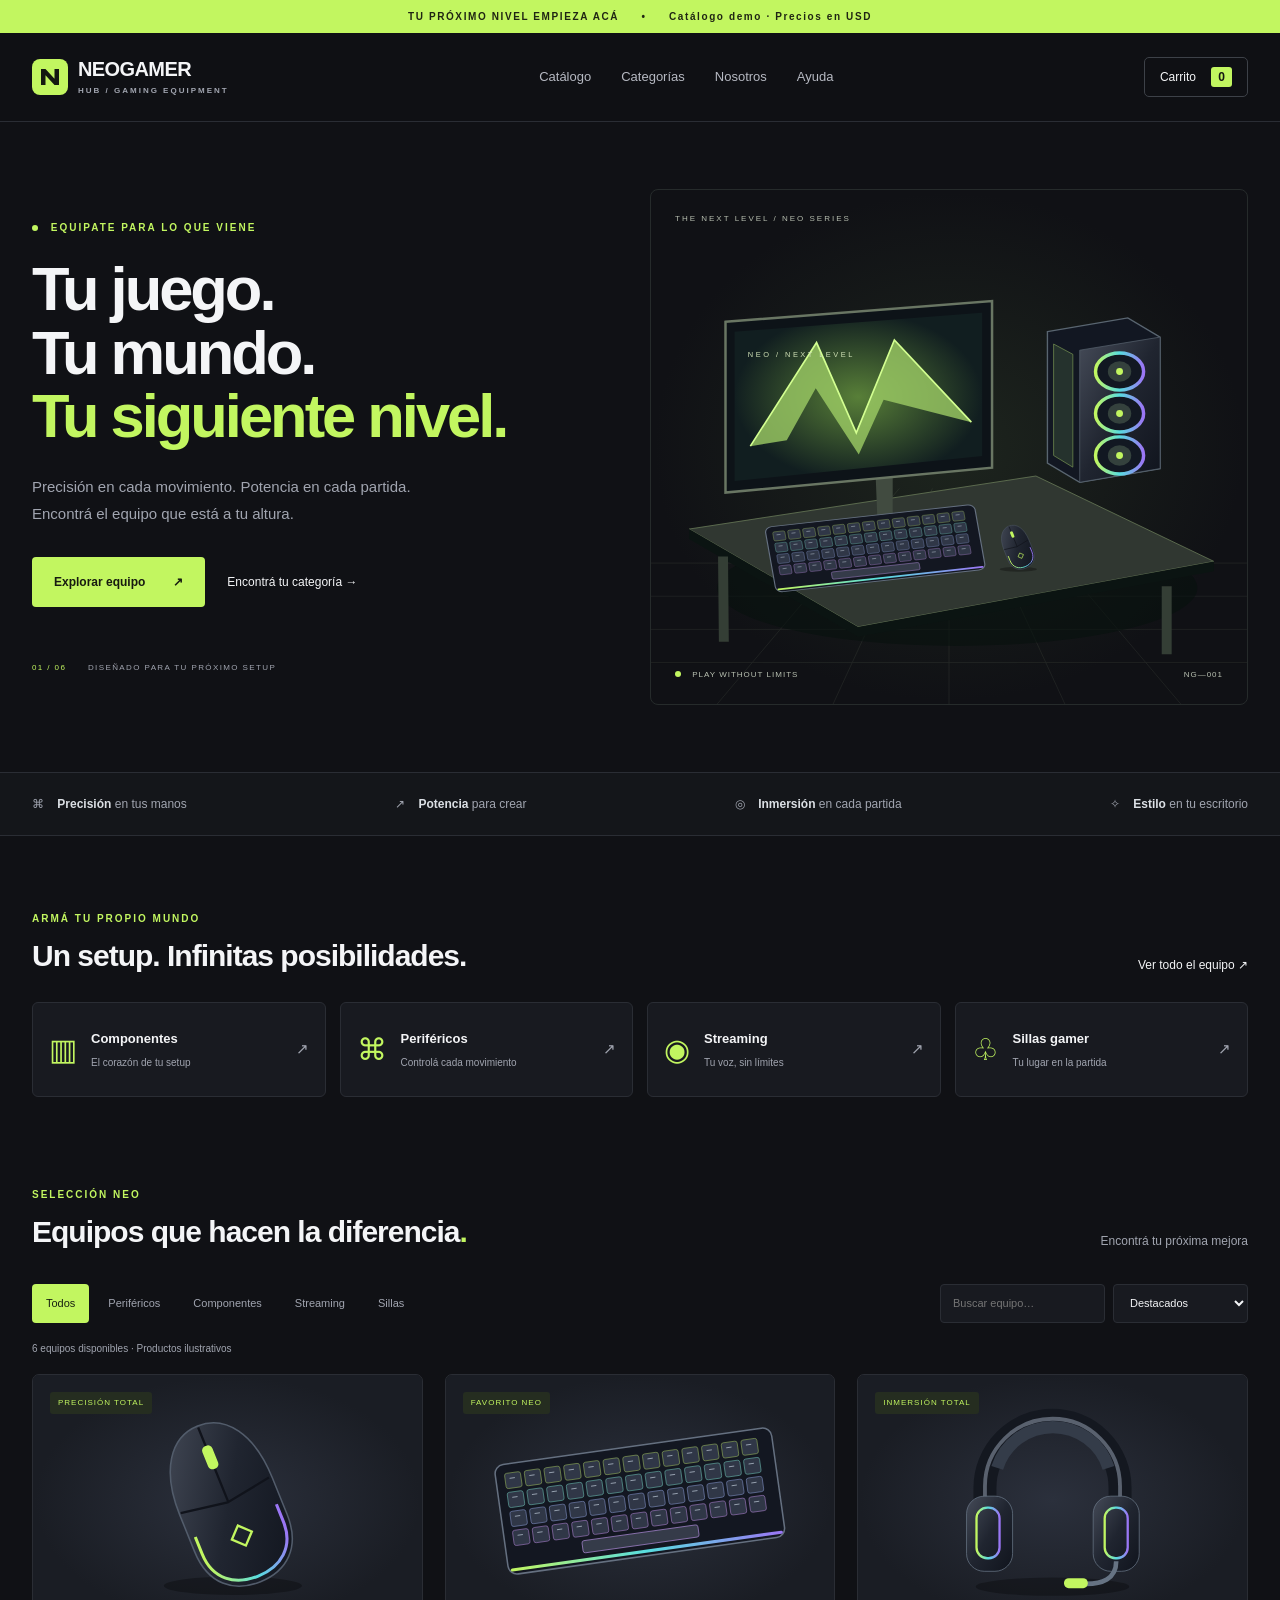
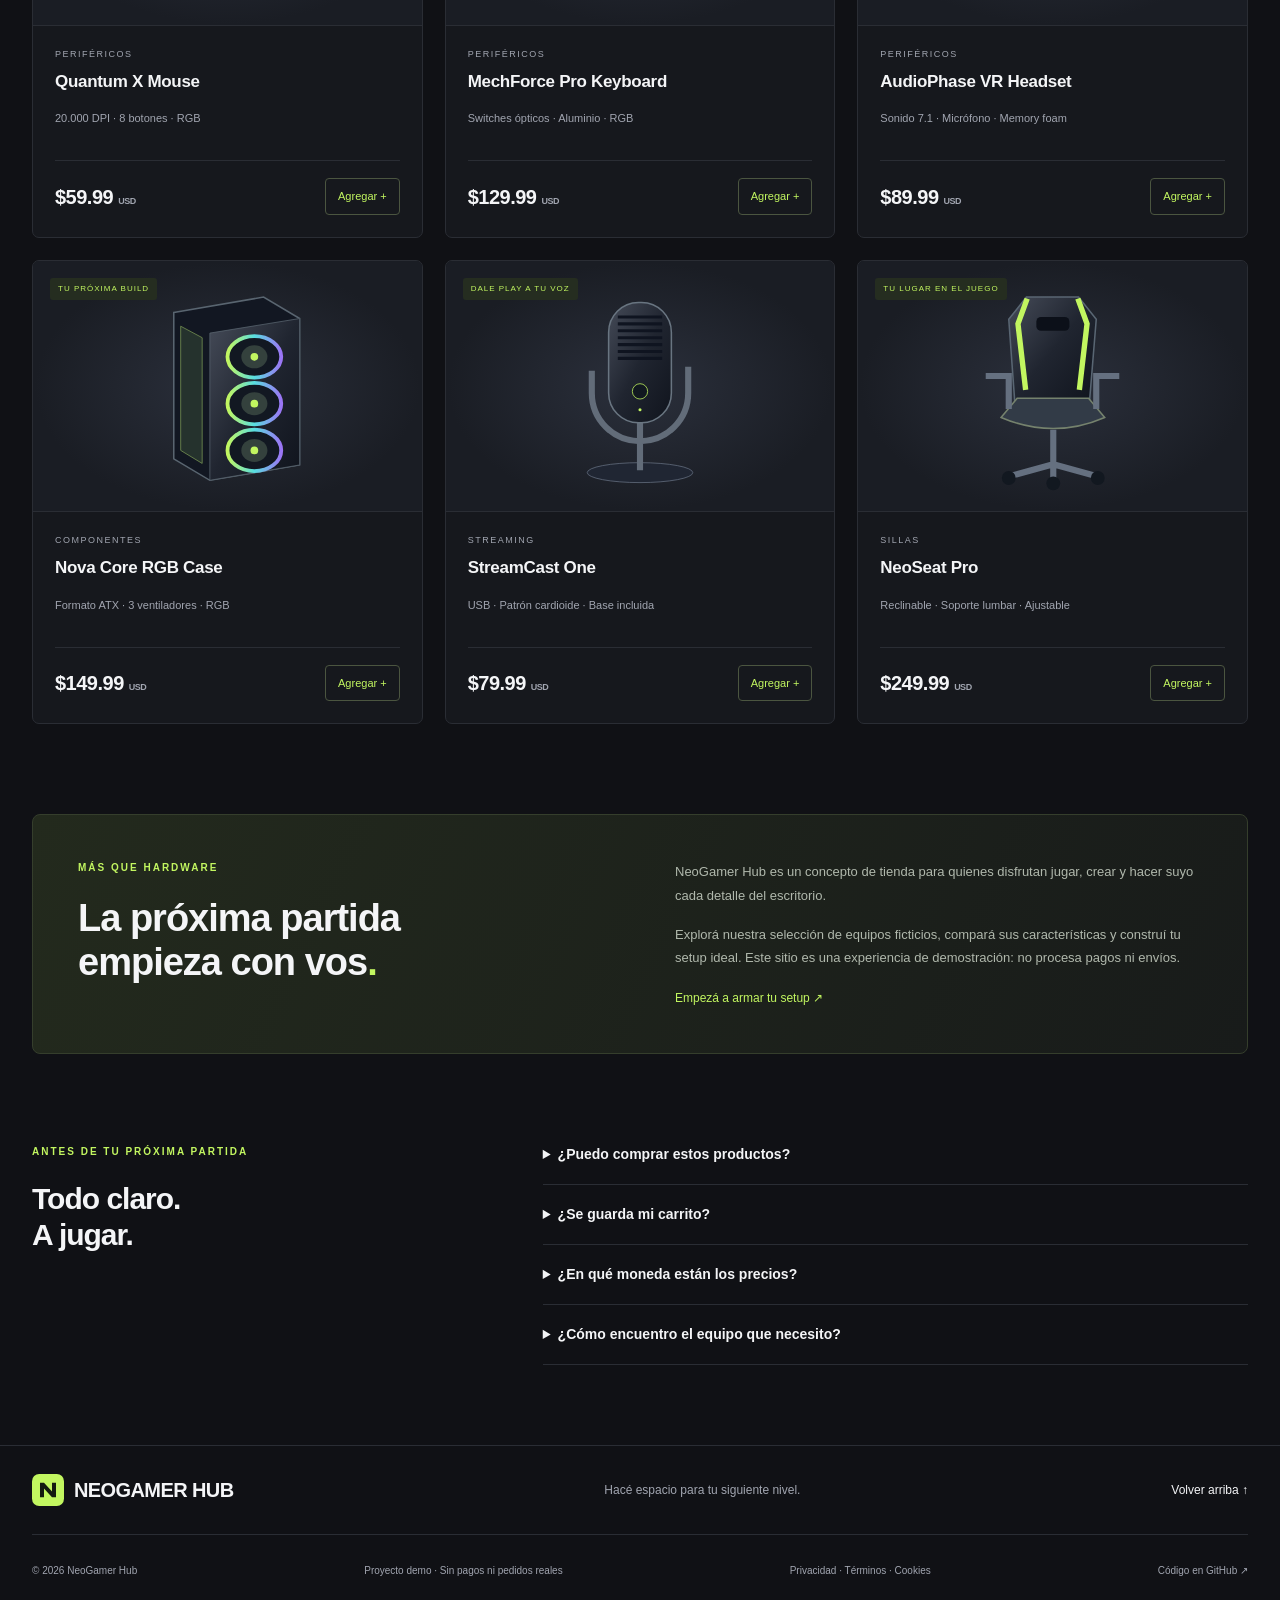
<file: index.html>
<!doctype html>
<html lang="es">
<head>
  <meta charset="utf-8">
  <meta name="viewport" content="width=device-width, initial-scale=1">
  <meta name="theme-color" content="#101115">
  <meta name="description" content="NeoGamer Hub: explorá equipos, periféricos y accesorios para tu próximo setup. Catálogo interactivo de demostración.">
  <title>NeoGamer Hub — Tu siguiente nivel</title>
  <link rel="icon" href="assets/mark.svg" type="image/svg+xml">
  <link rel="stylesheet" href="assets/bootstrap.min.css">
  <link rel="stylesheet" href="assets/styles.css">
  <script src="assets/app.js" defer></script>
</head>
<body>
<a class="skip-link" href="#main">Saltar al contenido</a>
<div class="announcement">TU PRÓXIMO NIVEL EMPIEZA ACÁ <span>•</span> Catálogo demo · Precios en USD</div>
<header class="site-header">
  <nav class="container nav-shell" aria-label="Navegación principal">
    <a class="brand" href="#home"><img src="assets/mark.svg" width="36" height="36" alt=""><span>NEOGAMER<span class="brand-sub">HUB / GAMING EQUIPMENT</span></span></a>
    <button class="menu-toggle" aria-expanded="false" aria-controls="navigation" aria-label="Abrir menú">☰</button>
    <div id="navigation" class="nav-links"><a href="#featured">Catálogo</a><a href="#categories">Categorías</a><a href="#about">Nosotros</a><a href="#faq">Ayuda</a></div>
    <button class="cart-trigger" id="open-cart" aria-label="Abrir carrito">Carrito <span id="cart-count">0</span></button>
  </nav>
</header>
<main id="main">
<section id="home" class="hero container">
  <div class="hero-copy"><p class="eyebrow"><span class="live-dot"></span> EQUIPATE PARA LO QUE VIENE</p><h1>Tu juego.<br>Tu mundo.<br><span>Tu siguiente nivel.</span></h1><p class="hero-description">Precisión en cada movimiento. Potencia en cada partida. Encontrá el equipo que está a tu altura.</p><a class="button primary" href="#featured">Explorar equipo <span>↗</span></a><a class="text-link" href="#categories">Encontrá tu categoría →</a><div class="hero-footnote"><span>01 / 06</span> DISEÑADO PARA TU PRÓXIMO SETUP</div></div>
  <div class="hero-visual"><span class="visual-label">THE NEXT LEVEL / NEO SERIES</span><img src="assets/setup.svg" alt="Ilustración de un setup gamer con monitor, torre RGB y teclado" width="720" height="620"><div class="visual-caption"><span><span class="live-dot"></span> PLAY WITHOUT LIMITS</span><span>NG—001</span></div></div>
</section>
<div class="feature-strip"><div class="container"><span>⌘ <b>Precisión</b> en tus manos</span><span>↗ <b>Potencia</b> para crear</span><span>◎ <b>Inmersión</b> en cada partida</span><span>✧ <b>Estilo</b> en tu escritorio</span></div></div>
<section id="categories" class="container section-space"><div class="section-heading"><div><p class="eyebrow">ARMÁ TU PROPIO MUNDO</p><h2>Un setup. Infinitas posibilidades.</h2></div><a href="#featured" class="text-link">Ver todo el equipo ↗</a></div><div class="category-grid">
<button class="category" data-category="Componentes"><span class="category-icon">▥</span><span><strong>Componentes</strong><small>El corazón de tu setup</small></span><span>↗</span></button>
<button class="category" data-category="Periféricos"><span class="category-icon">⌘</span><span><strong>Periféricos</strong><small>Controlá cada movimiento</small></span><span>↗</span></button>
<button class="category" data-category="Streaming"><span class="category-icon">◉</span><span><strong>Streaming</strong><small>Tu voz, sin límites</small></span><span>↗</span></button>
<button class="category" data-category="Sillas"><span class="category-icon">♧</span><span><strong>Sillas gamer</strong><small>Tu lugar en la partida</small></span><span>↗</span></button>
</div></section>
<section id="featured" class="container section-space catalog"><div class="section-heading"><div><p class="eyebrow">SELECCIÓN NEO</p><h2>Equipos que hacen la diferencia<span class="lime">.</span></h2></div><span class="muted">Encontrá tu próxima mejora</span></div>
<div class="catalog-tools"><div class="filters" role="group" aria-label="Filtrar categoría"><button class="filter active" data-filter="Todos" aria-pressed="true">Todos</button><button class="filter" data-filter="Periféricos" aria-pressed="false">Periféricos</button><button class="filter" data-filter="Componentes" aria-pressed="false">Componentes</button><button class="filter" data-filter="Streaming" aria-pressed="false">Streaming</button><button class="filter" data-filter="Sillas" aria-pressed="false">Sillas</button></div><div class="search-sort"><label class="visually-hidden" for="search">Buscar productos</label><input id="search" type="search" placeholder="Buscar equipo…"><label class="visually-hidden" for="sort">Ordenar productos</label><select id="sort"><option value="featured">Destacados</option><option value="asc">Menor precio</option><option value="desc">Mayor precio</option></select></div></div>
<p id="result-count" class="result-count" aria-live="polite"></p><div id="products" class="product-grid"></div><div id="empty" class="empty-state" hidden><h3>No encontramos ese equipo</h3><p>Probá con otro nombre o explorá todas las categorías.</p><button class="button secondary" id="reset-filters">Limpiar filtros</button></div><noscript><p>Activá JavaScript para explorar el catálogo y usar el carrito.</p></noscript>
</section>
<section id="about" class="container section-space"><div class="about-panel"><div><p class="eyebrow">MÁS QUE HARDWARE</p><h2>La próxima partida<br>empieza con vos<span class="lime">.</span></h2></div><div><p>NeoGamer Hub es un concepto de tienda para quienes disfrutan jugar, crear y hacer suyo cada detalle del escritorio.</p><p>Explorá nuestra selección de equipos ficticios, compará sus características y construí tu setup ideal. Este sitio es una experiencia de demostración: no procesa pagos ni envíos.</p><a class="text-link" href="#featured">Empezá a armar tu setup ↗</a></div></div></section>
<section id="faq" class="container section-space faq-section"><div><p class="eyebrow">ANTES DE TU PRÓXIMA PARTIDA</p><h2>Todo claro.<br>A jugar.</h2></div><div class="questions"><details><summary>¿Puedo comprar estos productos?</summary><p>Este es un catálogo de demostración. Podés agregar productos al carrito y generar un resumen de tu selección, pero no se realizan cobros ni pedidos reales.</p></details><details><summary>¿Se guarda mi carrito?</summary><p>Sí, se guarda en este navegador cuando el almacenamiento local está disponible. Podés cambiar las cantidades o vaciarlo cuando quieras.</p></details><details><summary>¿En qué moneda están los precios?</summary><p>Todos los precios son ilustrativos y se muestran en dólares estadounidenses (USD). No incluyen cálculos de impuestos ni envío.</p></details><details><summary>¿Cómo encuentro el equipo que necesito?</summary><p>Elegí una categoría, buscá por nombre o característica y ordená por precio. Abrí la ficha de un producto para consultar sus especificaciones.</p></details></div></section>
</main>
<footer class="container"><div class="footer-top"><a class="brand" href="#home"><img src="assets/mark.svg" width="32" height="32" alt="">NEOGAMER HUB</a><p>Hacé espacio para tu siguiente nivel.</p><a class="text-link" href="#home">Volver arriba ↑</a></div><div class="footer-bottom"><span>© <span id="year"></span> NeoGamer Hub</span><span>Proyecto demo · Sin pagos ni pedidos reales</span><span><a href="privacidad.html">Privacidad</a> · <a href="terminos.html">Términos</a> · <a href="cookies.html">Cookies</a></span><a href="https://github.com/EduGuate/GamerBootstrapTheme" target="_blank" rel="noopener noreferrer">Código en GitHub ↗</a></div></footer>
<dialog id="product-dialog" aria-labelledby="product-title"><button class="close-dialog" aria-label="Cerrar ficha">×</button><div id="product-detail"></div></dialog>
<dialog id="cart-dialog" aria-labelledby="cart-title"><div class="dialog-heading"><div><p class="eyebrow">TU PRÓXIMO SETUP</p><h2 id="cart-title">Tu carrito</h2></div><button class="close-dialog" aria-label="Cerrar carrito">×</button></div><div id="cart-items"></div><div id="cart-summary"><div class="total-row"><span>Total ilustrativo</span><strong id="cart-total"></strong></div><p class="muted">USD · Demo sin cobros, impuestos ni envíos.</p><button class="button primary full" id="download-cart">Descargar resumen ↓</button><button class="text-link clear-cart" id="clear-cart">Vaciar carrito</button></div></dialog>
<div id="toast" role="status" aria-live="polite"></div>
</body>
</html>
</file>
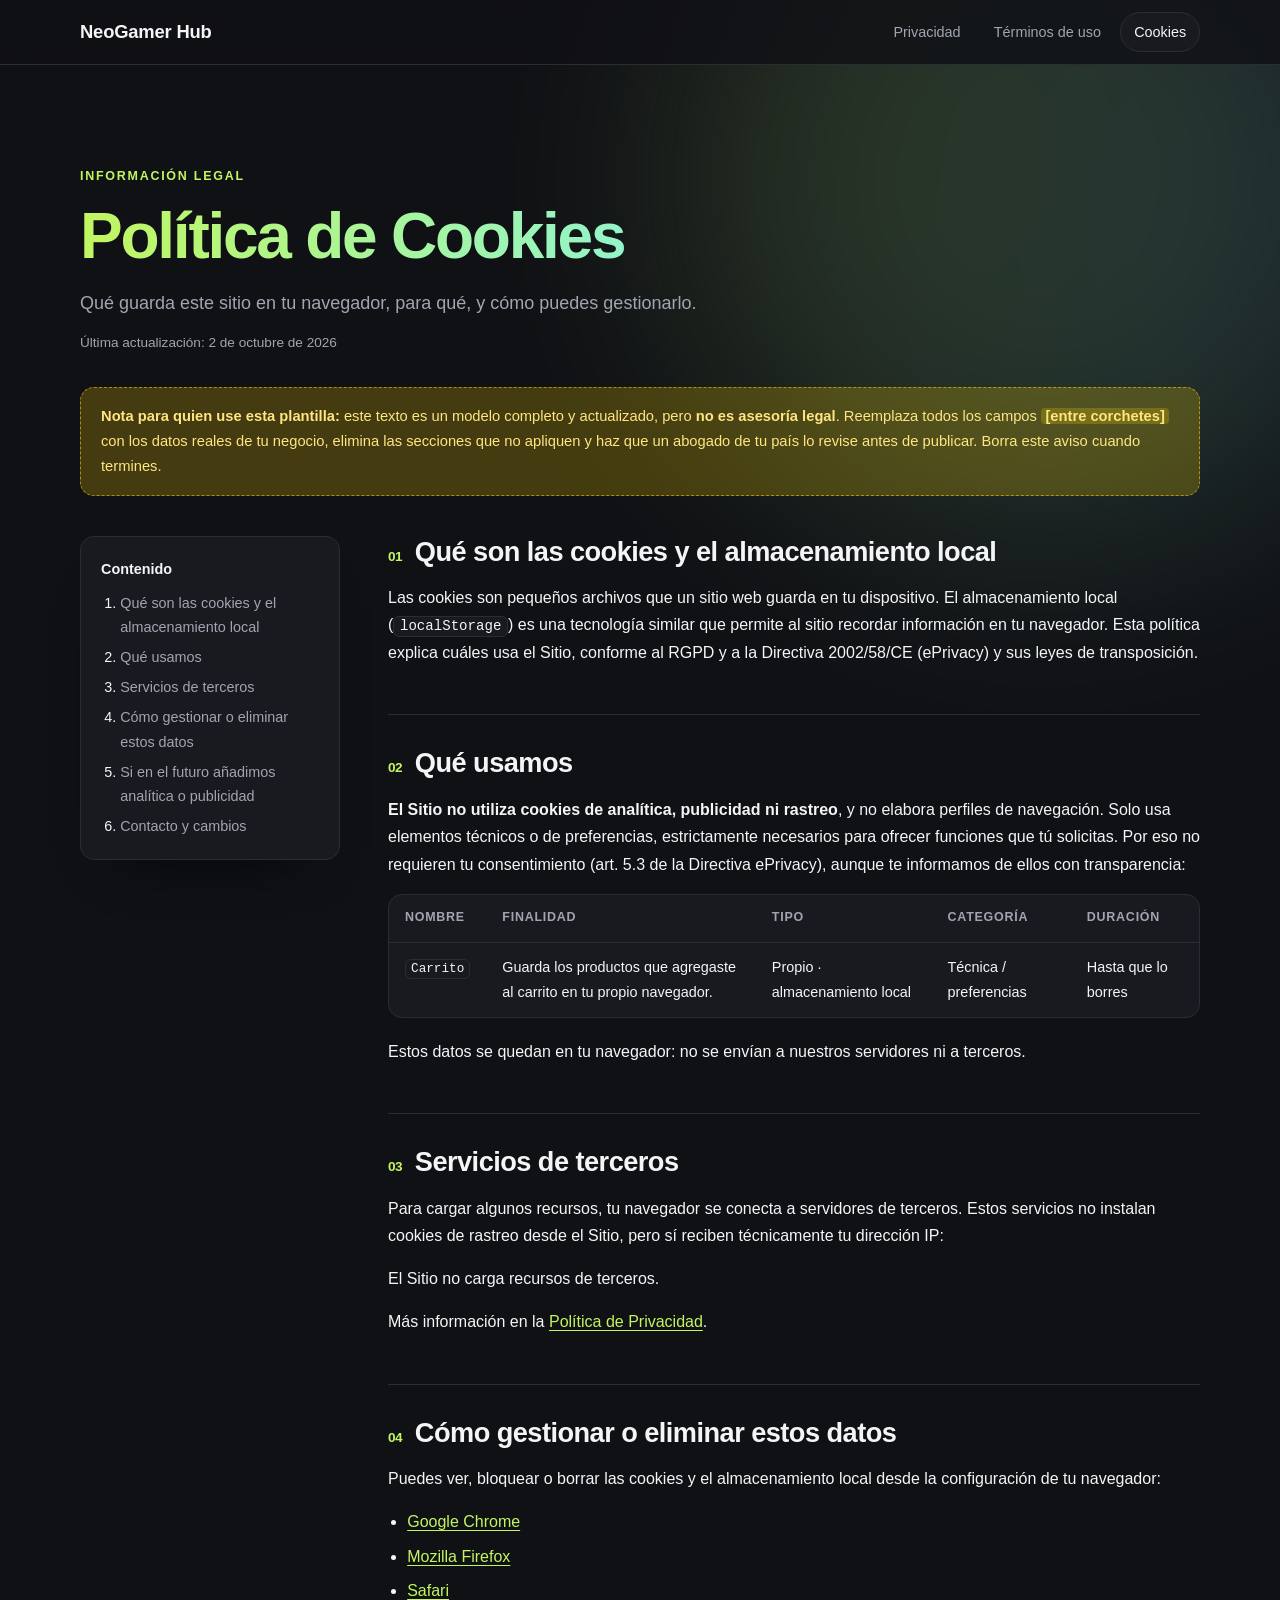
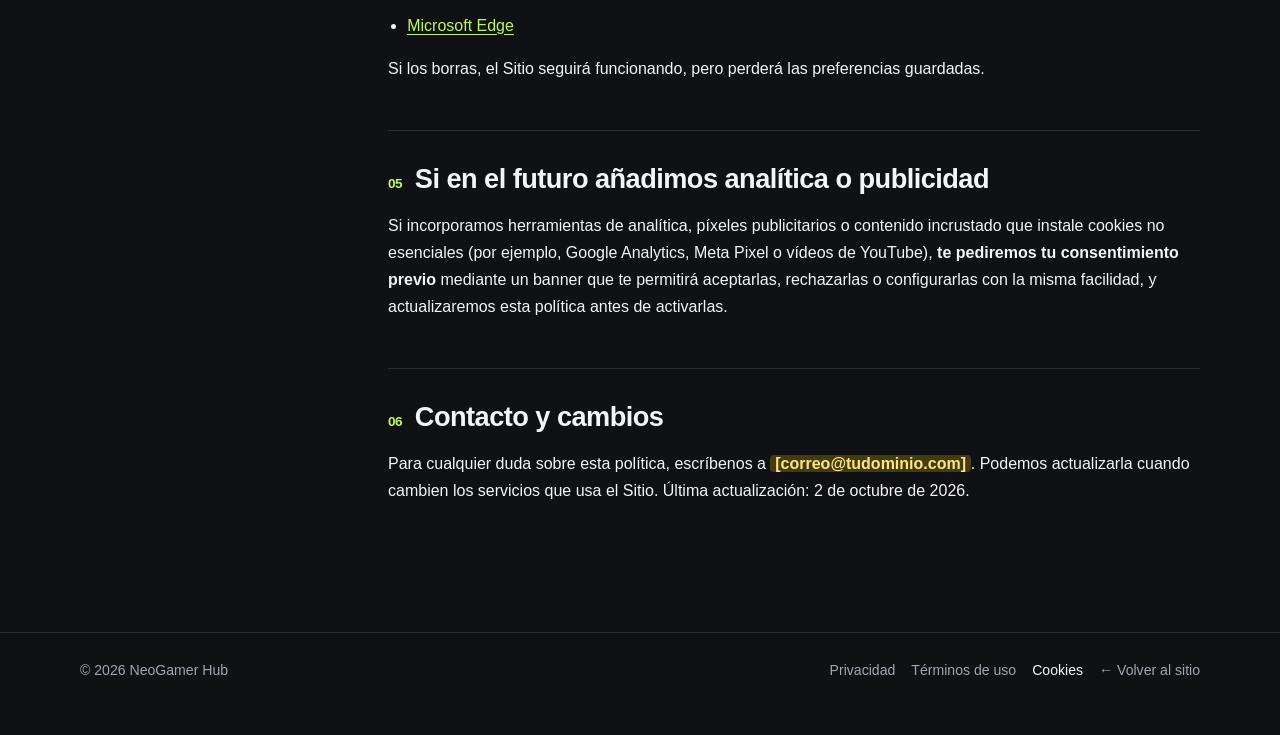
<file: cookies.html>
<!doctype html>
<html lang="es">
<head>
  <meta charset="utf-8">
  <meta name="viewport" content="width=device-width, initial-scale=1">
  <title>Política de Cookies · NeoGamer Hub</title>
  <meta name="description" content="Qué guarda este sitio en tu navegador, para qué, y cómo puedes gestionarlo.">
  <meta name="robots" content="index, follow">
  
  
  <link href="legal.css" rel="stylesheet">
</head>
<body class="legal-page">
  <a class="skip" href="#main">Saltar al contenido</a>
  <header class="lg-top">
    <div class="lg-wrap lg-top-inner">
      <a class="lg-brand" href="index.html">NeoGamer Hub</a>
      <nav class="lg-nav" aria-label="Páginas legales"><a href="privacidad.html">Privacidad</a><a href="terminos.html">Términos de uso</a><a href="cookies.html" aria-current="page">Cookies</a></nav>
    </div>
  </header>
  <main id="main" class="lg-wrap">
    <div class="lg-hero">
      <p class="lg-kicker">Información legal</p>
      <h1>Política de Cookies</h1>
      <p class="lg-lead">Qué guarda este sitio en tu navegador, para qué, y cómo puedes gestionarlo.</p>
      <p class="lg-date">Última actualización: 2 de octubre de 2026</p>
    </div>
    <aside class="lg-note" role="note"><strong>Nota para quien use esta plantilla:</strong> este texto es un modelo completo y actualizado, pero <strong>no es asesoría legal</strong>. Reemplaza todos los campos <mark class="ph">[entre corchetes]</mark> con los datos reales de tu negocio, elimina las secciones que no apliquen y haz que un abogado de tu país lo revise antes de publicar. Borra este aviso cuando termines.</aside>
    <div class="lg-grid">
      <nav class="lg-toc" aria-label="Contenido"><p>Contenido</p><ol><li><a href="#s1">Qué son las cookies y el almacenamiento local</a></li><li><a href="#s2">Qué usamos</a></li><li><a href="#s3">Servicios de terceros</a></li><li><a href="#s4">Cómo gestionar o eliminar estos datos</a></li><li><a href="#s5">Si en el futuro añadimos analítica o publicidad</a></li><li><a href="#s6">Contacto y cambios</a></li></ol></nav>
      <article class="lg-body">
<section id="s1"><h2><span class="num">01</span>Qué son las cookies y el almacenamiento local</h2>
<p>Las cookies son pequeños archivos que un sitio web guarda en tu dispositivo. El almacenamiento local (<code>localStorage</code>) es una tecnología similar que permite al sitio recordar información en tu navegador. Esta política explica cuáles usa el Sitio, conforme al RGPD y a la Directiva 2002/58/CE (ePrivacy) y sus leyes de transposición.</p>
</section>
<section id="s2"><h2><span class="num">02</span>Qué usamos</h2>
<p><strong>El Sitio no utiliza cookies de analítica, publicidad ni rastreo</strong>, y no elabora perfiles de navegación. Solo usa elementos técnicos o de preferencias, estrictamente necesarios para ofrecer funciones que tú solicitas. Por eso no requieren tu consentimiento (art. 5.3 de la Directiva ePrivacy), aunque te informamos de ellos con transparencia:</p>
<div class="tbl"><table><thead><tr><th scope="col">Nombre</th><th scope="col">Finalidad</th><th scope="col">Tipo</th><th scope="col">Categoría</th><th scope="col">Duración</th></tr></thead><tbody><tr><td><code>Carrito</code></td><td>Guarda los productos que agregaste al carrito en tu propio navegador.</td><td>Propio · almacenamiento local</td><td>Técnica / preferencias</td><td>Hasta que lo borres</td></tr></tbody></table></div>
<p>Estos datos se quedan en tu navegador: no se envían a nuestros servidores ni a terceros.</p>
</section>
<section id="s3"><h2><span class="num">03</span>Servicios de terceros</h2>
<p>Para cargar algunos recursos, tu navegador se conecta a servidores de terceros. Estos servicios no instalan cookies de rastreo desde el Sitio, pero sí reciben técnicamente tu dirección IP:</p>
<p>El Sitio no carga recursos de terceros.</p>
<p>Más información en la <a href="privacidad.html">Política de Privacidad</a>.</p>
</section>
<section id="s4"><h2><span class="num">04</span>Cómo gestionar o eliminar estos datos</h2>
<p>Puedes ver, bloquear o borrar las cookies y el almacenamiento local desde la configuración de tu navegador:</p>
<ul><li><a href="https://support.google.com/chrome/answer/95647" target="_blank" rel="noopener noreferrer">Google Chrome</a></li><li><a href="https://support.mozilla.org/kb/clear-cookies-and-site-data-firefox" target="_blank" rel="noopener noreferrer">Mozilla Firefox</a></li><li><a href="https://support.apple.com/guide/safari/manage-cookies-sfri11471/mac" target="_blank" rel="noopener noreferrer">Safari</a></li><li><a href="https://support.microsoft.com/microsoft-edge/delete-cookies-in-microsoft-edge-63947406-40ac-c3b8-57b9-2a946a29ae09" target="_blank" rel="noopener noreferrer">Microsoft Edge</a></li></ul>
<p>Si los borras, el Sitio seguirá funcionando, pero perderá las preferencias guardadas.</p>
</section>
<section id="s5"><h2><span class="num">05</span>Si en el futuro añadimos analítica o publicidad</h2>
<p>Si incorporamos herramientas de analítica, píxeles publicitarios o contenido incrustado que instale cookies no esenciales (por ejemplo, Google Analytics, Meta Pixel o vídeos de YouTube), <strong>te pediremos tu consentimiento previo</strong> mediante un banner que te permitirá aceptarlas, rechazarlas o configurarlas con la misma facilidad, y actualizaremos esta política antes de activarlas.</p>
</section>
<section id="s6"><h2><span class="num">06</span>Contacto y cambios</h2>
<p>Para cualquier duda sobre esta política, escríbenos a <mark class="ph">[correo@tudominio.com]</mark>. Podemos actualizarla cuando cambien los servicios que usa el Sitio. Última actualización: 2 de octubre de 2026.</p>
</section>
      </article>
    </div>
  </main>
  <footer class="lg-foot">
    <div class="lg-wrap lg-foot-inner">
      <span>© 2026 NeoGamer Hub</span>
      <span class="lg-foot-links"><a href="privacidad.html">Privacidad</a><a href="terminos.html">Términos de uso</a><a href="cookies.html" aria-current="page">Cookies</a><a href="index.html">← Volver al sitio</a></span>
    </div>
  </footer>
</body>
</html>
</file>
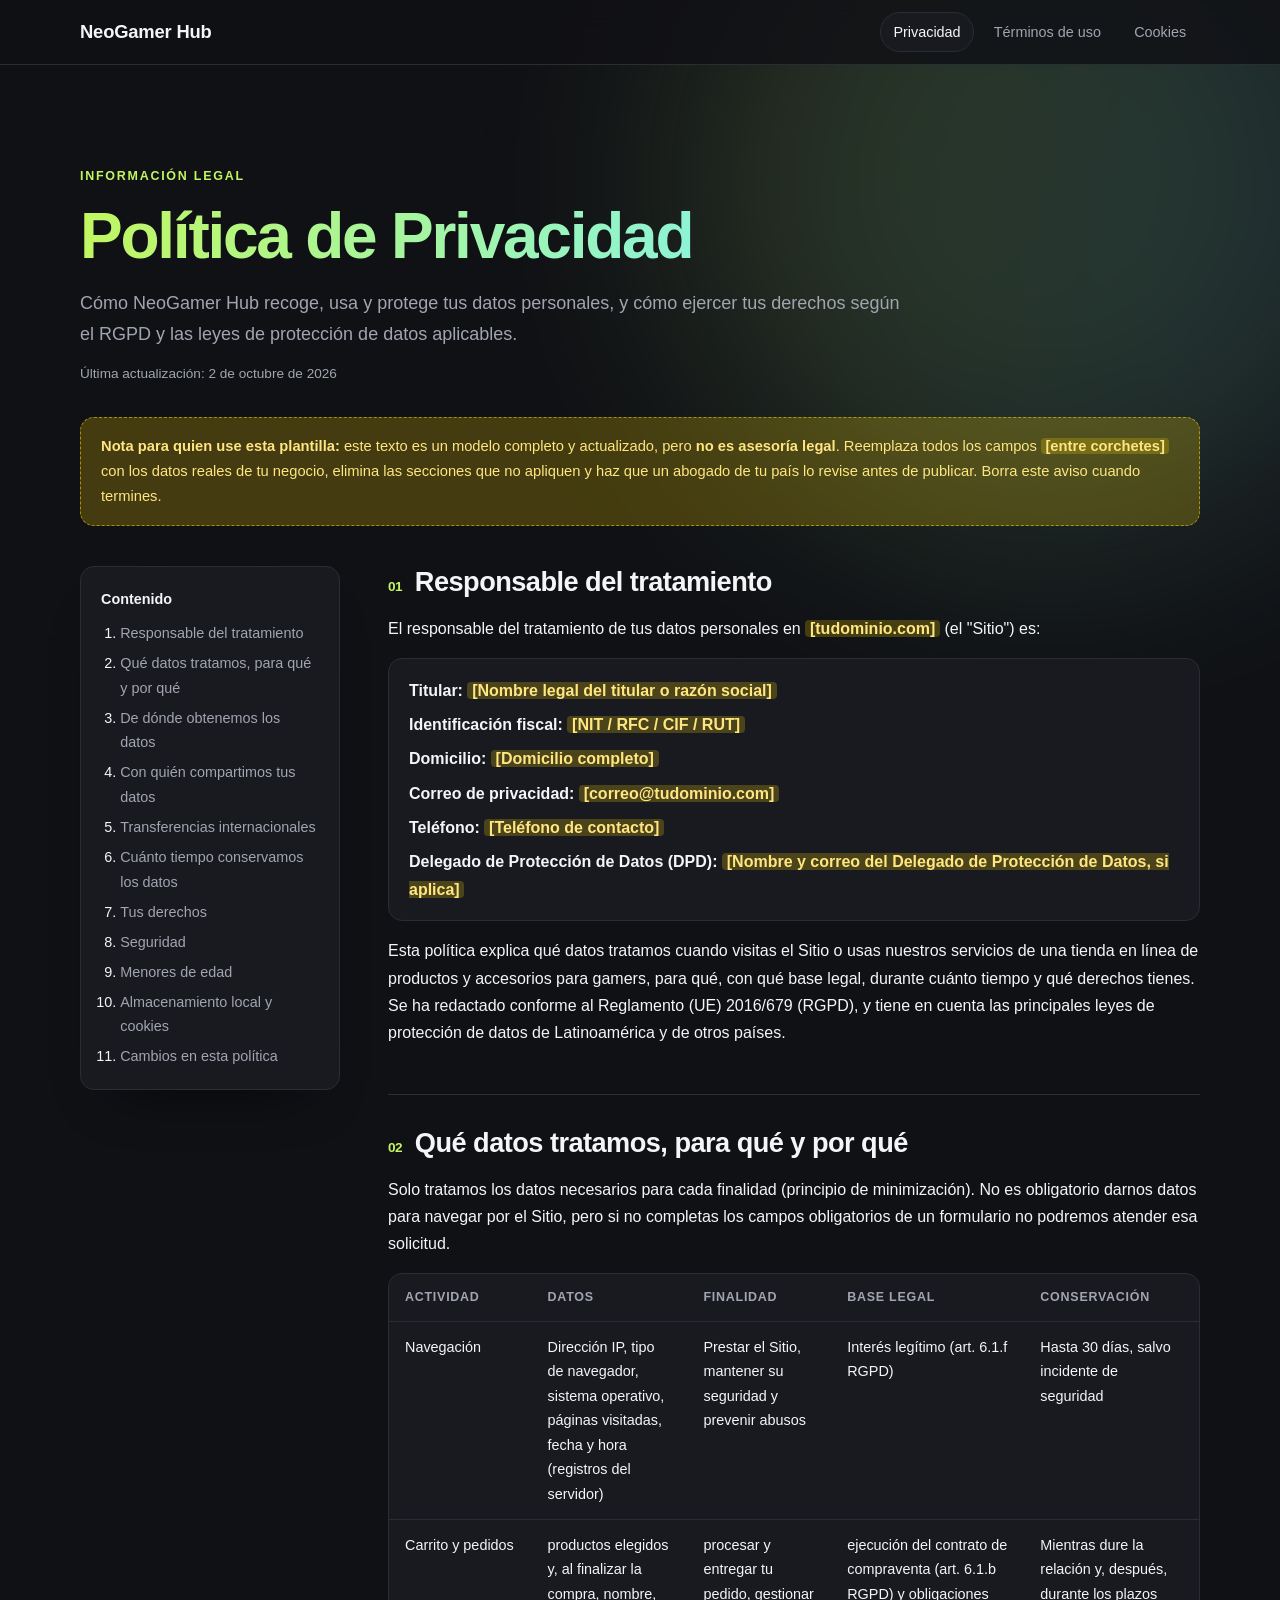
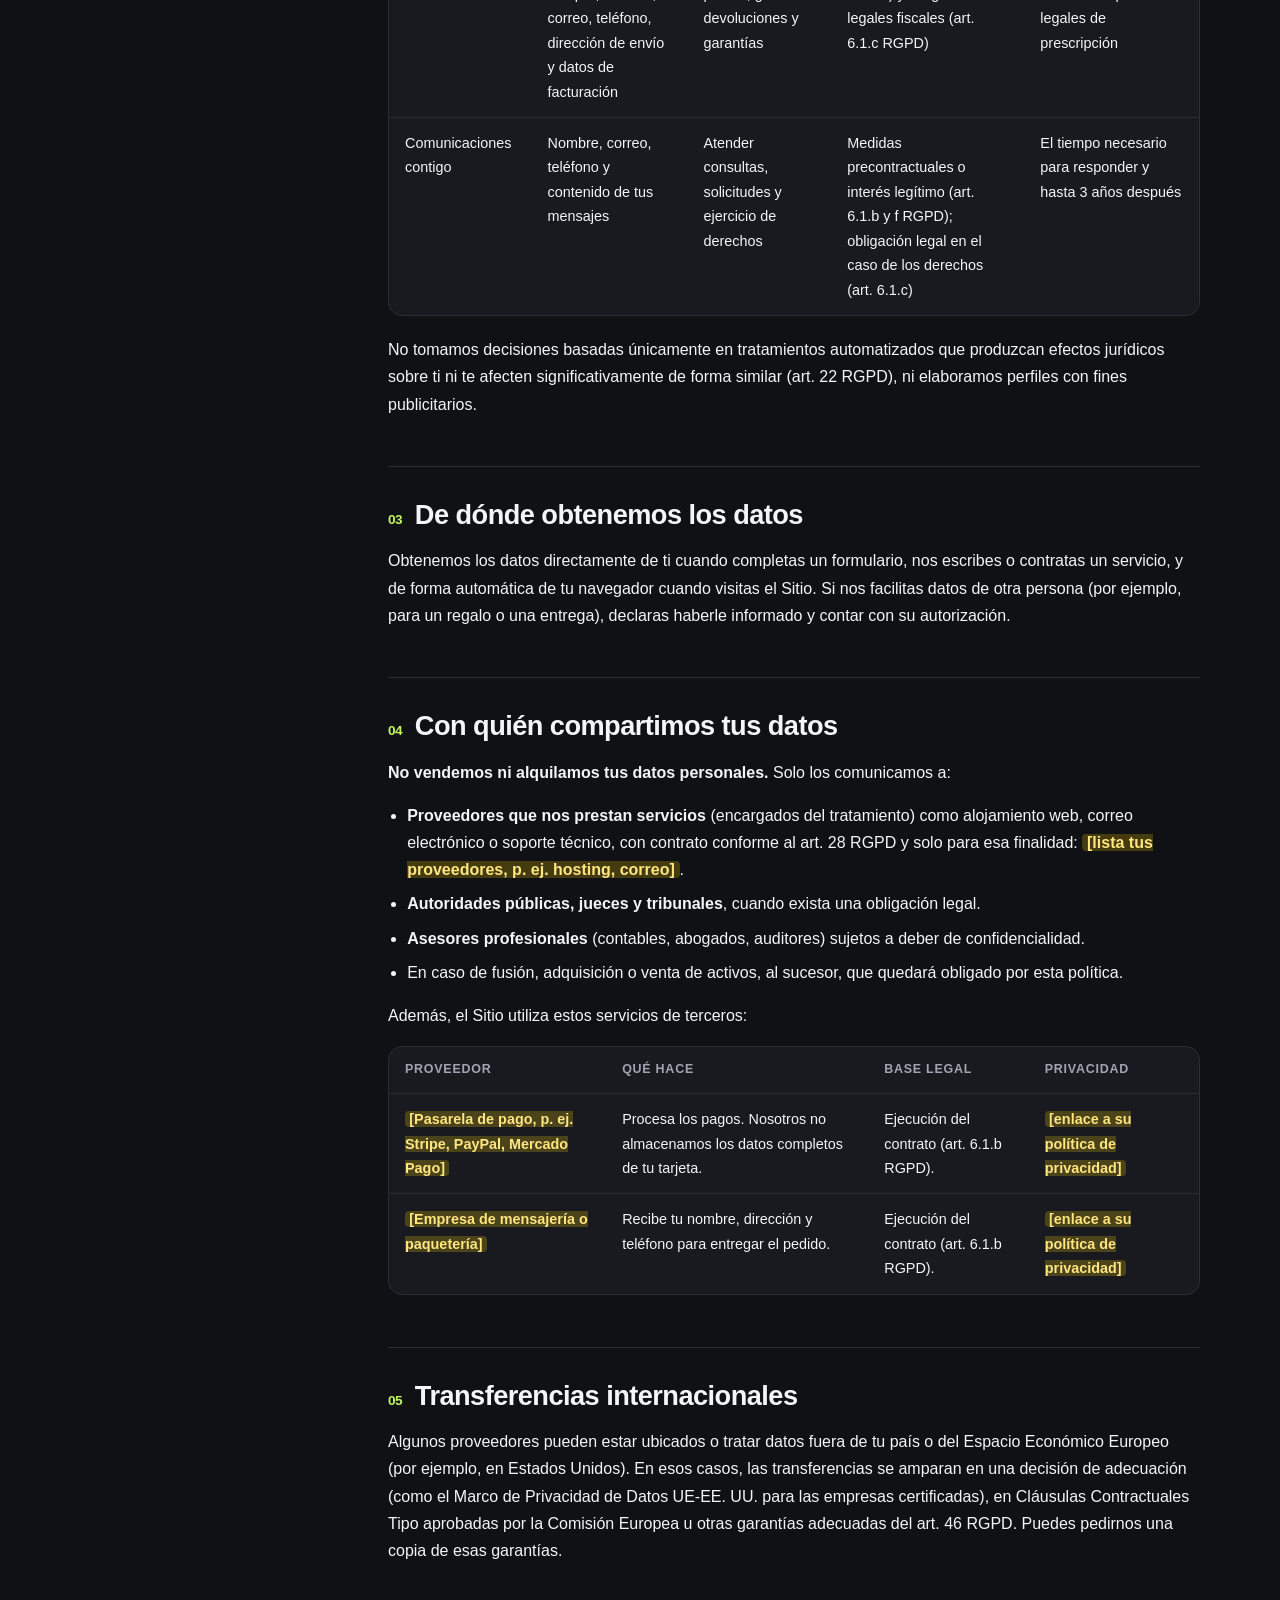
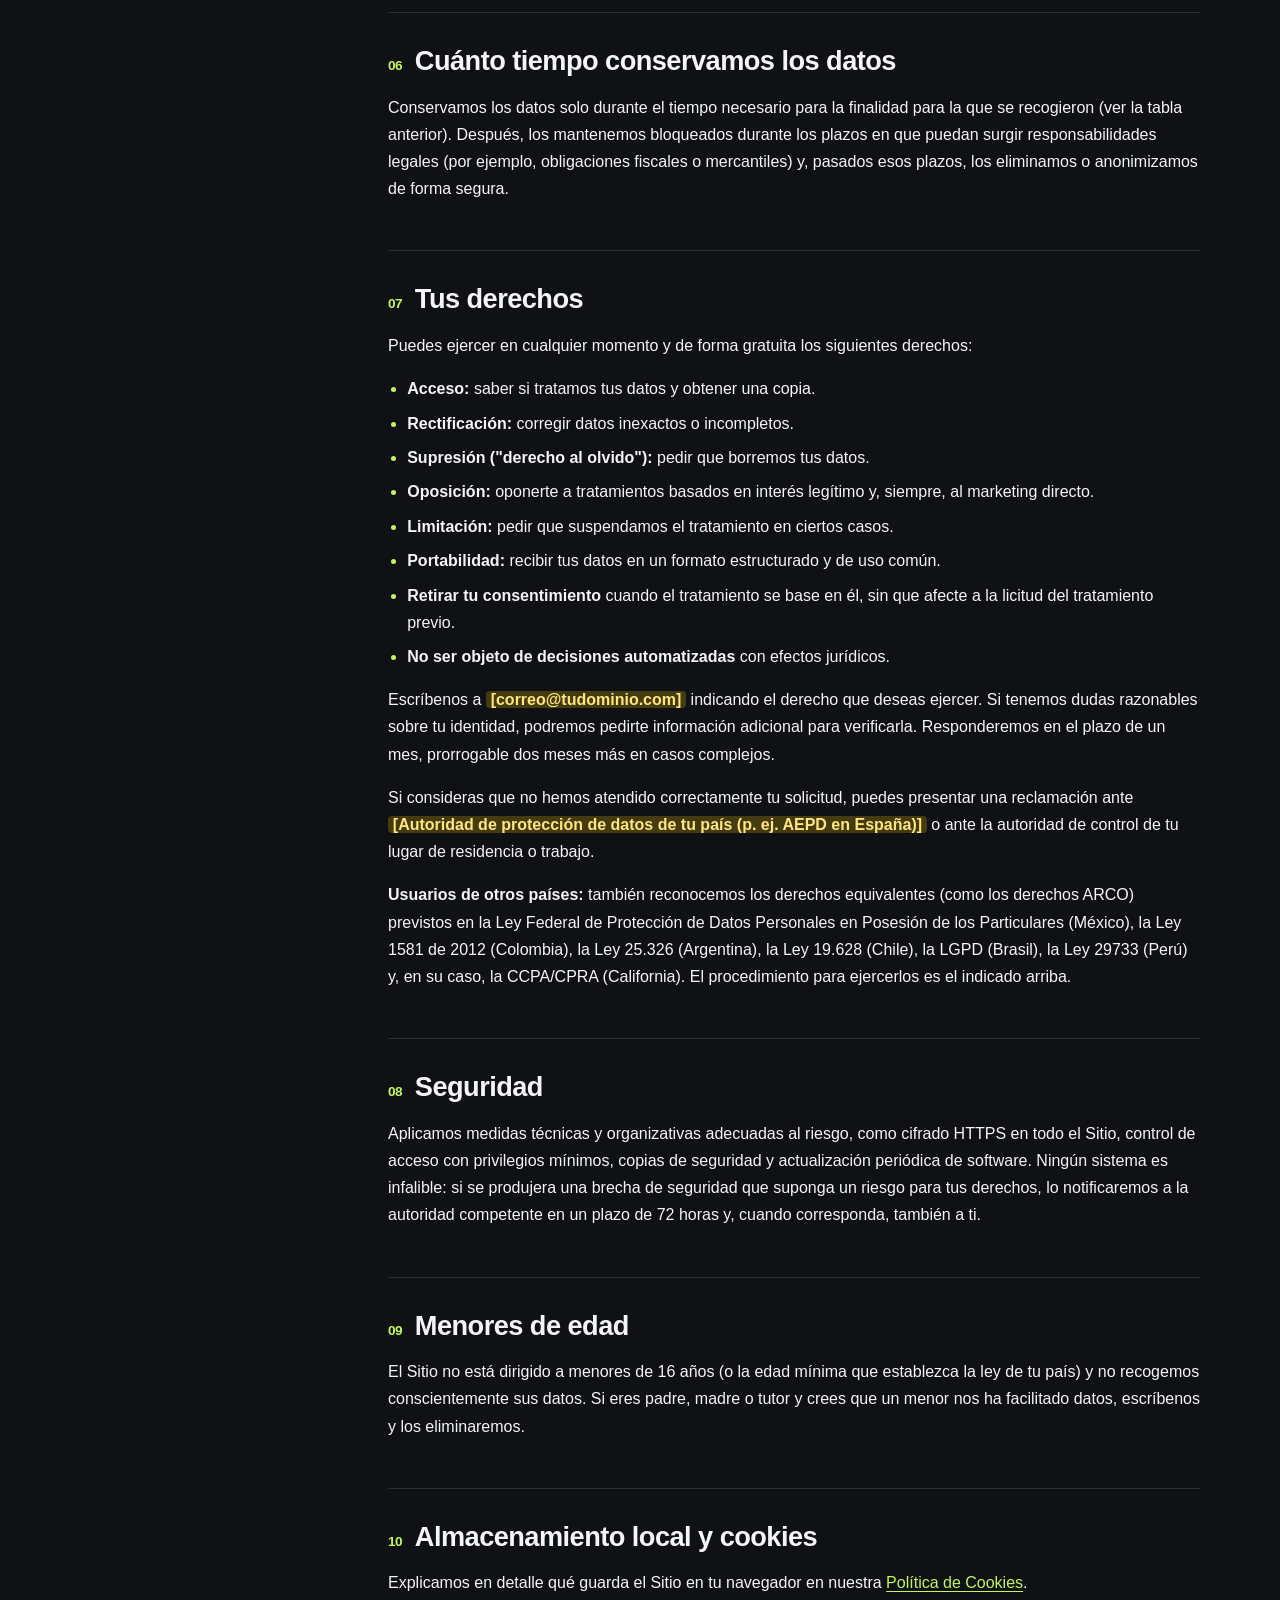
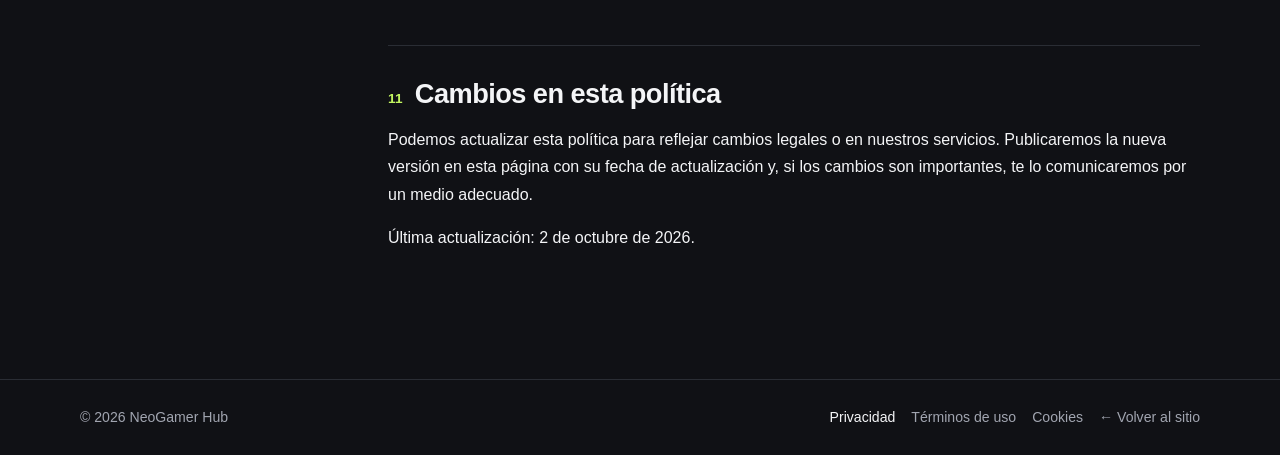
<file: privacidad.html>
<!doctype html>
<html lang="es">
<head>
  <meta charset="utf-8">
  <meta name="viewport" content="width=device-width, initial-scale=1">
  <title>Política de Privacidad · NeoGamer Hub</title>
  <meta name="description" content="Cómo NeoGamer Hub recoge, usa y protege tus datos personales, y cómo ejercer tus derechos según el RGPD y las leyes de protección de datos aplicables.">
  <meta name="robots" content="index, follow">
  
  
  <link href="legal.css" rel="stylesheet">
</head>
<body class="legal-page">
  <a class="skip" href="#main">Saltar al contenido</a>
  <header class="lg-top">
    <div class="lg-wrap lg-top-inner">
      <a class="lg-brand" href="index.html">NeoGamer Hub</a>
      <nav class="lg-nav" aria-label="Páginas legales"><a href="privacidad.html" aria-current="page">Privacidad</a><a href="terminos.html">Términos de uso</a><a href="cookies.html">Cookies</a></nav>
    </div>
  </header>
  <main id="main" class="lg-wrap">
    <div class="lg-hero">
      <p class="lg-kicker">Información legal</p>
      <h1>Política de Privacidad</h1>
      <p class="lg-lead">Cómo NeoGamer Hub recoge, usa y protege tus datos personales, y cómo ejercer tus derechos según el RGPD y las leyes de protección de datos aplicables.</p>
      <p class="lg-date">Última actualización: 2 de octubre de 2026</p>
    </div>
    <aside class="lg-note" role="note"><strong>Nota para quien use esta plantilla:</strong> este texto es un modelo completo y actualizado, pero <strong>no es asesoría legal</strong>. Reemplaza todos los campos <mark class="ph">[entre corchetes]</mark> con los datos reales de tu negocio, elimina las secciones que no apliquen y haz que un abogado de tu país lo revise antes de publicar. Borra este aviso cuando termines.</aside>
    <div class="lg-grid">
      <nav class="lg-toc" aria-label="Contenido"><p>Contenido</p><ol><li><a href="#s1">Responsable del tratamiento</a></li><li><a href="#s2">Qué datos tratamos, para qué y por qué</a></li><li><a href="#s3">De dónde obtenemos los datos</a></li><li><a href="#s4">Con quién compartimos tus datos</a></li><li><a href="#s5">Transferencias internacionales</a></li><li><a href="#s6">Cuánto tiempo conservamos los datos</a></li><li><a href="#s7">Tus derechos</a></li><li><a href="#s8">Seguridad</a></li><li><a href="#s9">Menores de edad</a></li><li><a href="#s10">Almacenamiento local y cookies</a></li><li><a href="#s11">Cambios en esta política</a></li></ol></nav>
      <article class="lg-body">
<section id="s1"><h2><span class="num">01</span>Responsable del tratamiento</h2>
<p>El responsable del tratamiento de tus datos personales en <mark class="ph">[tudominio.com]</mark> (el "Sitio") es:</p>
<ul class="facts"><li><b>Titular:</b> <mark class="ph">[Nombre legal del titular o razón social]</mark></li><li><b>Identificación fiscal:</b> <mark class="ph">[NIT / RFC / CIF / RUT]</mark></li><li><b>Domicilio:</b> <mark class="ph">[Domicilio completo]</mark></li><li><b>Correo de privacidad:</b> <mark class="ph">[correo@tudominio.com]</mark></li><li><b>Teléfono:</b> <mark class="ph">[Teléfono de contacto]</mark></li><li><b>Delegado de Protección de Datos (DPD):</b> <mark class="ph">[Nombre y correo del Delegado de Protección de Datos, si aplica]</mark></li></ul>
<p>Esta política explica qué datos tratamos cuando visitas el Sitio o usas nuestros servicios de una tienda en línea de productos y accesorios para gamers, para qué, con qué base legal, durante cuánto tiempo y qué derechos tienes. Se ha redactado conforme al Reglamento (UE) 2016/679 (RGPD), y tiene en cuenta las principales leyes de protección de datos de Latinoamérica y de otros países.</p>
</section>
<section id="s2"><h2><span class="num">02</span>Qué datos tratamos, para qué y por qué</h2>
<p>Solo tratamos los datos necesarios para cada finalidad (principio de minimización). No es obligatorio darnos datos para navegar por el Sitio, pero si no completas los campos obligatorios de un formulario no podremos atender esa solicitud.</p>
<div class="tbl"><table><thead><tr><th scope="col">Actividad</th><th scope="col">Datos</th><th scope="col">Finalidad</th><th scope="col">Base legal</th><th scope="col">Conservación</th></tr></thead><tbody><tr><td>Navegación</td><td>Dirección IP, tipo de navegador, sistema operativo, páginas visitadas, fecha y hora (registros del servidor)</td><td>Prestar el Sitio, mantener su seguridad y prevenir abusos</td><td>Interés legítimo (art. 6.1.f RGPD)</td><td>Hasta 30 días, salvo incidente de seguridad</td></tr><tr><td>Carrito y pedidos</td><td>productos elegidos y, al finalizar la compra, nombre, correo, teléfono, dirección de envío y datos de facturación</td><td>procesar y entregar tu pedido, gestionar devoluciones y garantías</td><td>ejecución del contrato de compraventa (art. 6.1.b RGPD) y obligaciones legales fiscales (art. 6.1.c RGPD)</td><td>Mientras dure la relación y, después, durante los plazos legales de prescripción</td></tr><tr><td>Comunicaciones contigo</td><td>Nombre, correo, teléfono y contenido de tus mensajes</td><td>Atender consultas, solicitudes y ejercicio de derechos</td><td>Medidas precontractuales o interés legítimo (art. 6.1.b y f RGPD); obligación legal en el caso de los derechos (art. 6.1.c)</td><td>El tiempo necesario para responder y hasta 3 años después</td></tr></tbody></table></div>
<p>No tomamos decisiones basadas únicamente en tratamientos automatizados que produzcan efectos jurídicos sobre ti ni te afecten significativamente de forma similar (art. 22 RGPD), ni elaboramos perfiles con fines publicitarios.</p>
</section>
<section id="s3"><h2><span class="num">03</span>De dónde obtenemos los datos</h2>
<p>Obtenemos los datos directamente de ti cuando completas un formulario, nos escribes o contratas un servicio, y de forma automática de tu navegador cuando visitas el Sitio. Si nos facilitas datos de otra persona (por ejemplo, para un regalo o una entrega), declaras haberle informado y contar con su autorización.</p>
</section>
<section id="s4"><h2><span class="num">04</span>Con quién compartimos tus datos</h2>
<p><strong>No vendemos ni alquilamos tus datos personales.</strong> Solo los comunicamos a:</p>
<ul><li><b>Proveedores que nos prestan servicios</b> (encargados del tratamiento) como alojamiento web, correo electrónico o soporte técnico, con contrato conforme al art. 28 RGPD y solo para esa finalidad: <mark class="ph">[lista tus proveedores, p. ej. hosting, correo]</mark>.</li>
<li><b>Autoridades públicas, jueces y tribunales</b>, cuando exista una obligación legal.</li>
<li><b>Asesores profesionales</b> (contables, abogados, auditores) sujetos a deber de confidencialidad.</li>
<li>En caso de fusión, adquisición o venta de activos, al sucesor, que quedará obligado por esta política.</li></ul>
<p>Además, el Sitio utiliza estos servicios de terceros:</p>
<div class="tbl"><table><thead><tr><th scope="col">Proveedor</th><th scope="col">Qué hace</th><th scope="col">Base legal</th><th scope="col">Privacidad</th></tr></thead><tbody><tr><td><mark class="ph">[Pasarela de pago, p. ej. Stripe, PayPal, Mercado Pago]</mark></td><td>Procesa los pagos. Nosotros no almacenamos los datos completos de tu tarjeta.</td><td>Ejecución del contrato (art. 6.1.b RGPD).</td><td><mark class="ph">[enlace a su política de privacidad]</mark></td></tr><tr><td><mark class="ph">[Empresa de mensajería o paquetería]</mark></td><td>Recibe tu nombre, dirección y teléfono para entregar el pedido.</td><td>Ejecución del contrato (art. 6.1.b RGPD).</td><td><mark class="ph">[enlace a su política de privacidad]</mark></td></tr></tbody></table></div>
</section>
<section id="s5"><h2><span class="num">05</span>Transferencias internacionales</h2>
<p>Algunos proveedores pueden estar ubicados o tratar datos fuera de tu país o del Espacio Económico Europeo (por ejemplo, en Estados Unidos). En esos casos, las transferencias se amparan en una decisión de adecuación (como el Marco de Privacidad de Datos UE-EE. UU. para las empresas certificadas), en Cláusulas Contractuales Tipo aprobadas por la Comisión Europea u otras garantías adecuadas del art. 46 RGPD. Puedes pedirnos una copia de esas garantías.</p>
</section>
<section id="s6"><h2><span class="num">06</span>Cuánto tiempo conservamos los datos</h2>
<p>Conservamos los datos solo durante el tiempo necesario para la finalidad para la que se recogieron (ver la tabla anterior). Después, los mantenemos bloqueados durante los plazos en que puedan surgir responsabilidades legales (por ejemplo, obligaciones fiscales o mercantiles) y, pasados esos plazos, los eliminamos o anonimizamos de forma segura.</p>
</section>
<section id="s7"><h2><span class="num">07</span>Tus derechos</h2>
<p>Puedes ejercer en cualquier momento y de forma gratuita los siguientes derechos:</p>
<ul class="rights"><li><b>Acceso:</b> saber si tratamos tus datos y obtener una copia.</li><li><b>Rectificación:</b> corregir datos inexactos o incompletos.</li><li><b>Supresión ("derecho al olvido"):</b> pedir que borremos tus datos.</li><li><b>Oposición:</b> oponerte a tratamientos basados en interés legítimo y, siempre, al marketing directo.</li><li><b>Limitación:</b> pedir que suspendamos el tratamiento en ciertos casos.</li><li><b>Portabilidad:</b> recibir tus datos en un formato estructurado y de uso común.</li><li><b>Retirar tu consentimiento</b> cuando el tratamiento se base en él, sin que afecte a la licitud del tratamiento previo.</li><li><b>No ser objeto de decisiones automatizadas</b> con efectos jurídicos.</li></ul>
<p>Escríbenos a <mark class="ph">[correo@tudominio.com]</mark> indicando el derecho que deseas ejercer. Si tenemos dudas razonables sobre tu identidad, podremos pedirte información adicional para verificarla. Responderemos en el plazo de un mes, prorrogable dos meses más en casos complejos.</p>
<p>Si consideras que no hemos atendido correctamente tu solicitud, puedes presentar una reclamación ante <mark class="ph">[Autoridad de protección de datos de tu país (p. ej. AEPD en España)]</mark> o ante la autoridad de control de tu lugar de residencia o trabajo.</p>
<p><b>Usuarios de otros países:</b> también reconocemos los derechos equivalentes (como los derechos ARCO) previstos en la Ley Federal de Protección de Datos Personales en Posesión de los Particulares (México), la Ley 1581 de 2012 (Colombia), la Ley 25.326 (Argentina), la Ley 19.628 (Chile), la LGPD (Brasil), la Ley 29733 (Perú) y, en su caso, la CCPA/CPRA (California). El procedimiento para ejercerlos es el indicado arriba.</p>
</section>
<section id="s8"><h2><span class="num">08</span>Seguridad</h2>
<p>Aplicamos medidas técnicas y organizativas adecuadas al riesgo, como cifrado HTTPS en todo el Sitio, control de acceso con privilegios mínimos, copias de seguridad y actualización periódica de software. Ningún sistema es infalible: si se produjera una brecha de seguridad que suponga un riesgo para tus derechos, lo notificaremos a la autoridad competente en un plazo de 72 horas y, cuando corresponda, también a ti.</p>
</section>
<section id="s9"><h2><span class="num">09</span>Menores de edad</h2>
<p>El Sitio no está dirigido a menores de 16 años (o la edad mínima que establezca la ley de tu país) y no recogemos conscientemente sus datos. Si eres padre, madre o tutor y crees que un menor nos ha facilitado datos, escríbenos y los eliminaremos.</p>
</section>
<section id="s10"><h2><span class="num">10</span>Almacenamiento local y cookies</h2>
<p>Explicamos en detalle qué guarda el Sitio en tu navegador en nuestra <a href="cookies.html">Política de Cookies</a>.</p>
</section>
<section id="s11"><h2><span class="num">11</span>Cambios en esta política</h2>
<p>Podemos actualizar esta política para reflejar cambios legales o en nuestros servicios. Publicaremos la nueva versión en esta página con su fecha de actualización y, si los cambios son importantes, te lo comunicaremos por un medio adecuado.</p>
<p>Última actualización: 2 de octubre de 2026.</p>
</section>
      </article>
    </div>
  </main>
  <footer class="lg-foot">
    <div class="lg-wrap lg-foot-inner">
      <span>© 2026 NeoGamer Hub</span>
      <span class="lg-foot-links"><a href="privacidad.html" aria-current="page">Privacidad</a><a href="terminos.html">Términos de uso</a><a href="cookies.html">Cookies</a><a href="index.html">← Volver al sitio</a></span>
    </div>
  </footer>
</body>
</html>
</file>
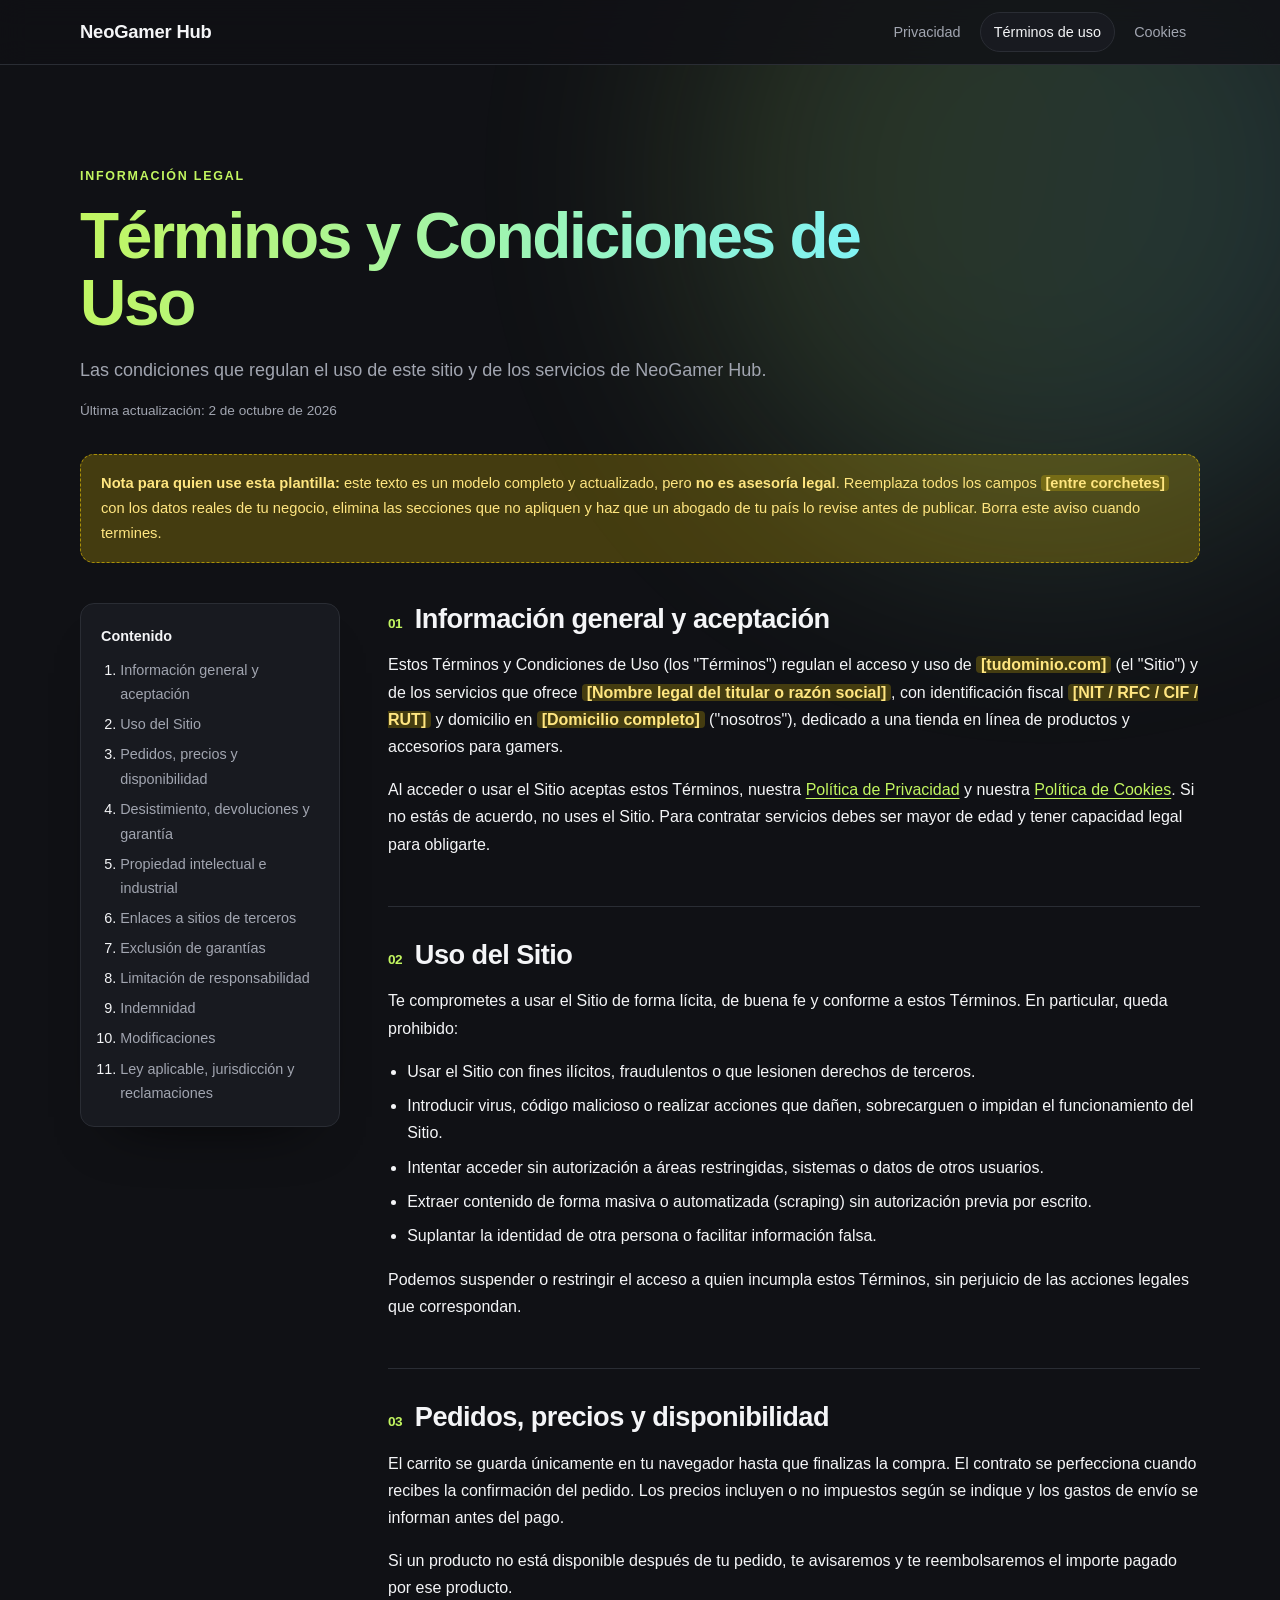
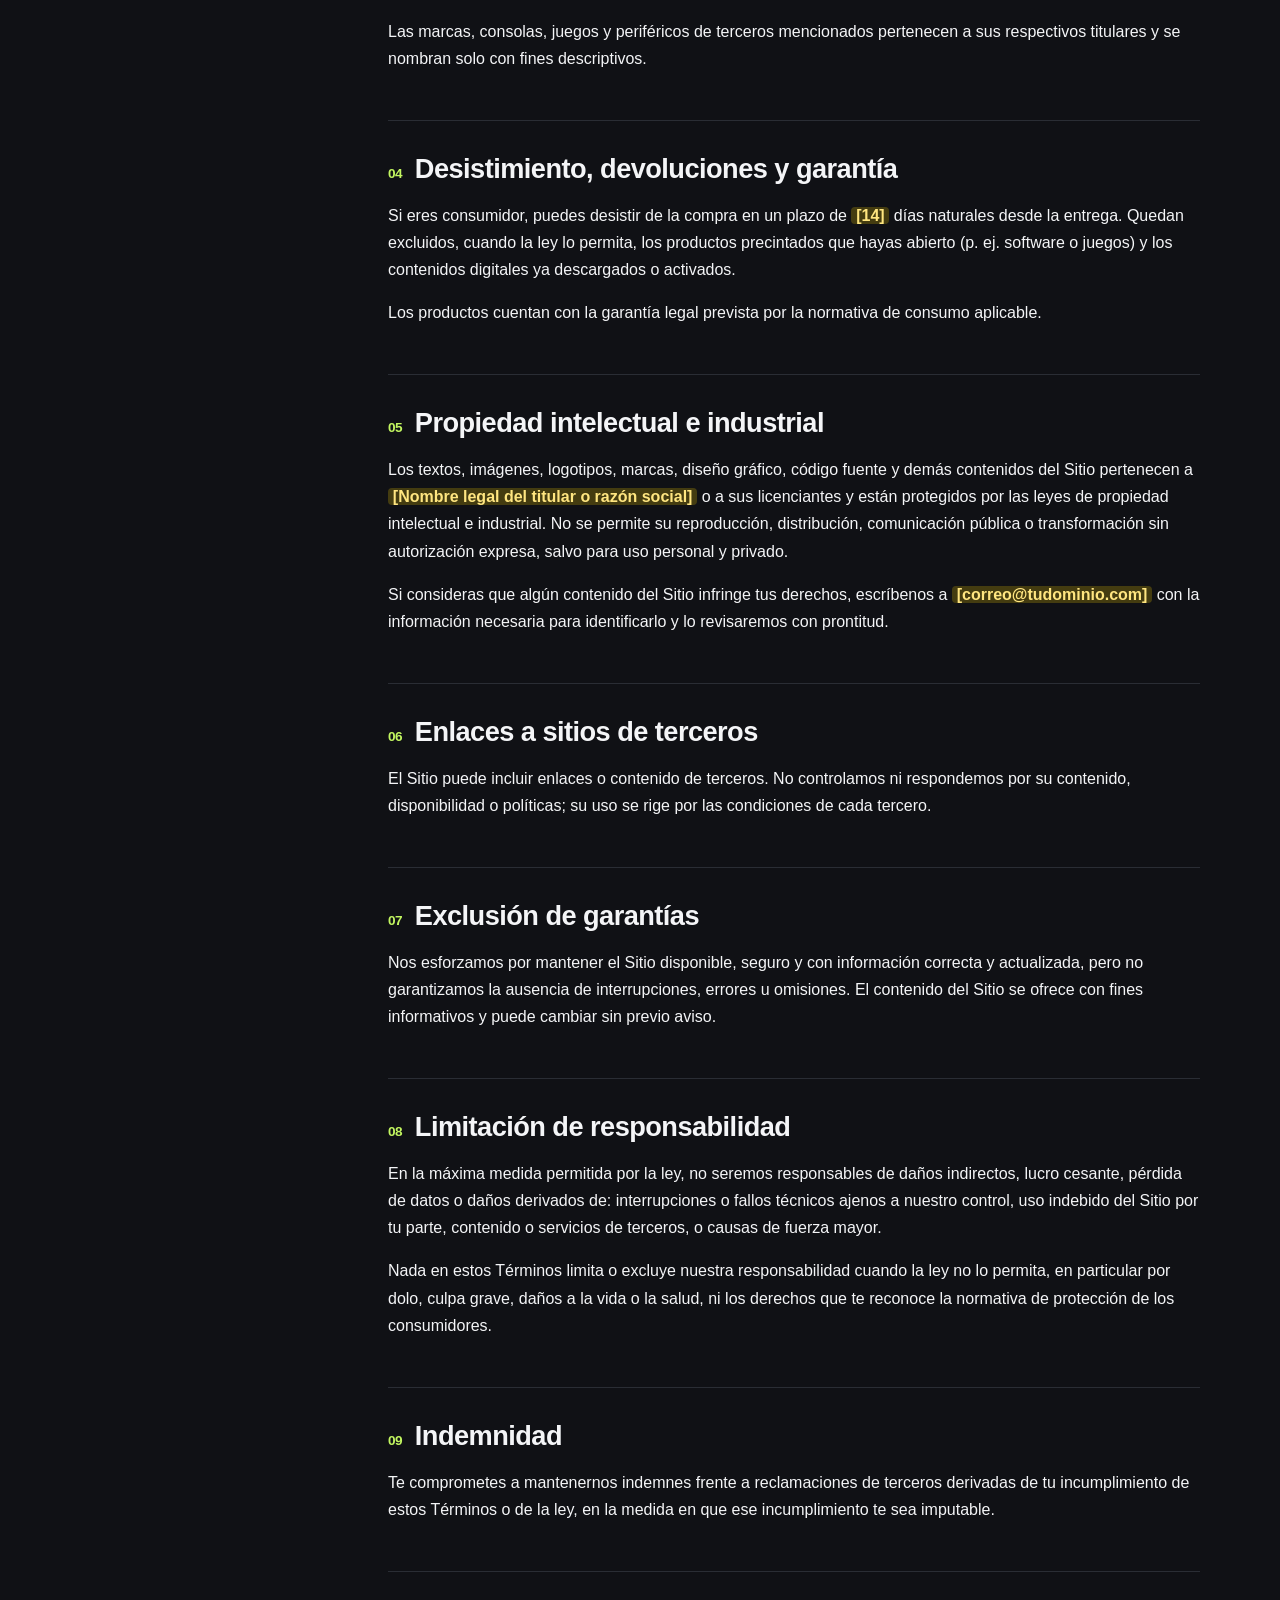
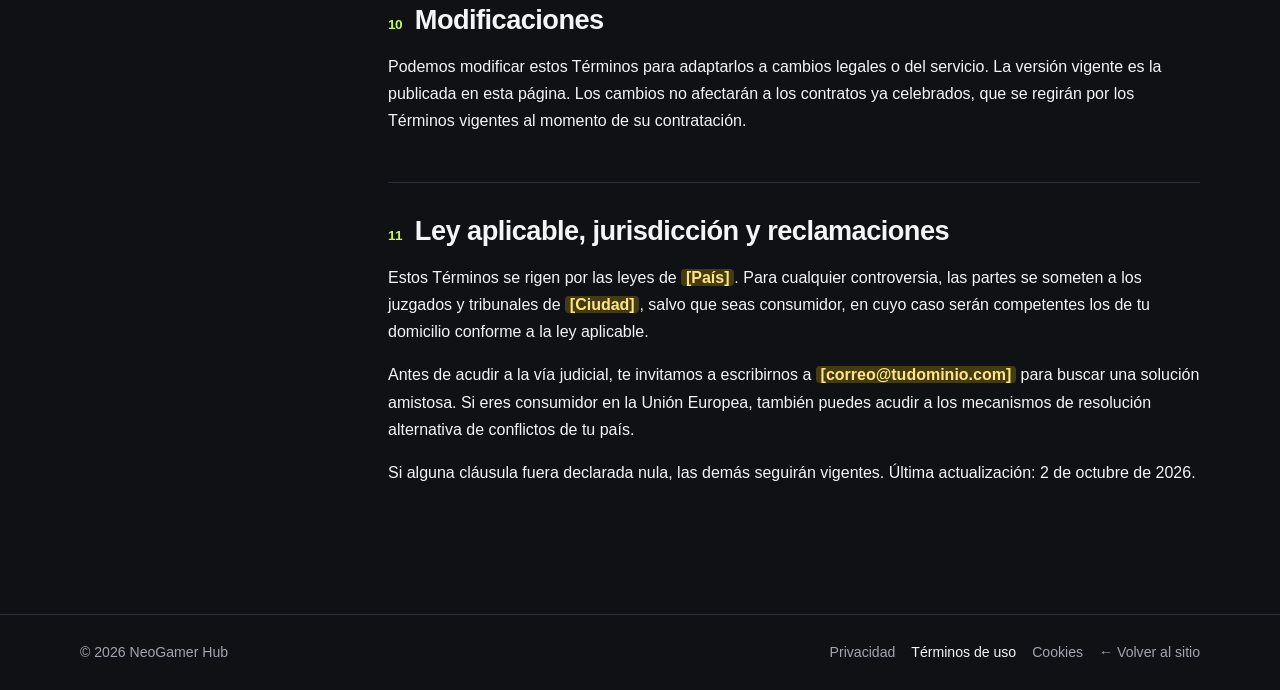
<file: terminos.html>
<!doctype html>
<html lang="es">
<head>
  <meta charset="utf-8">
  <meta name="viewport" content="width=device-width, initial-scale=1">
  <title>Términos y Condiciones de Uso · NeoGamer Hub</title>
  <meta name="description" content="Las condiciones que regulan el uso de este sitio y de los servicios de NeoGamer Hub.">
  <meta name="robots" content="index, follow">
  
  
  <link href="legal.css" rel="stylesheet">
</head>
<body class="legal-page">
  <a class="skip" href="#main">Saltar al contenido</a>
  <header class="lg-top">
    <div class="lg-wrap lg-top-inner">
      <a class="lg-brand" href="index.html">NeoGamer Hub</a>
      <nav class="lg-nav" aria-label="Páginas legales"><a href="privacidad.html">Privacidad</a><a href="terminos.html" aria-current="page">Términos de uso</a><a href="cookies.html">Cookies</a></nav>
    </div>
  </header>
  <main id="main" class="lg-wrap">
    <div class="lg-hero">
      <p class="lg-kicker">Información legal</p>
      <h1>Términos y Condiciones de Uso</h1>
      <p class="lg-lead">Las condiciones que regulan el uso de este sitio y de los servicios de NeoGamer Hub.</p>
      <p class="lg-date">Última actualización: 2 de octubre de 2026</p>
    </div>
    <aside class="lg-note" role="note"><strong>Nota para quien use esta plantilla:</strong> este texto es un modelo completo y actualizado, pero <strong>no es asesoría legal</strong>. Reemplaza todos los campos <mark class="ph">[entre corchetes]</mark> con los datos reales de tu negocio, elimina las secciones que no apliquen y haz que un abogado de tu país lo revise antes de publicar. Borra este aviso cuando termines.</aside>
    <div class="lg-grid">
      <nav class="lg-toc" aria-label="Contenido"><p>Contenido</p><ol><li><a href="#s1">Información general y aceptación</a></li><li><a href="#s2">Uso del Sitio</a></li><li><a href="#s3">Pedidos, precios y disponibilidad</a></li><li><a href="#s4">Desistimiento, devoluciones y garantía</a></li><li><a href="#s5">Propiedad intelectual e industrial</a></li><li><a href="#s6">Enlaces a sitios de terceros</a></li><li><a href="#s7">Exclusión de garantías</a></li><li><a href="#s8">Limitación de responsabilidad</a></li><li><a href="#s9">Indemnidad</a></li><li><a href="#s10">Modificaciones</a></li><li><a href="#s11">Ley aplicable, jurisdicción y reclamaciones</a></li></ol></nav>
      <article class="lg-body">
<section id="s1"><h2><span class="num">01</span>Información general y aceptación</h2>
<p>Estos Términos y Condiciones de Uso (los "Términos") regulan el acceso y uso de <mark class="ph">[tudominio.com]</mark> (el "Sitio") y de los servicios que ofrece <mark class="ph">[Nombre legal del titular o razón social]</mark>, con identificación fiscal <mark class="ph">[NIT / RFC / CIF / RUT]</mark> y domicilio en <mark class="ph">[Domicilio completo]</mark> ("nosotros"), dedicado a una tienda en línea de productos y accesorios para gamers.</p>
<p>Al acceder o usar el Sitio aceptas estos Términos, nuestra <a href="privacidad.html">Política de Privacidad</a> y nuestra <a href="cookies.html">Política de Cookies</a>. Si no estás de acuerdo, no uses el Sitio. Para contratar servicios debes ser mayor de edad y tener capacidad legal para obligarte.</p>
</section>
<section id="s2"><h2><span class="num">02</span>Uso del Sitio</h2>
<p>Te comprometes a usar el Sitio de forma lícita, de buena fe y conforme a estos Términos. En particular, queda prohibido:</p>
<ul><li>Usar el Sitio con fines ilícitos, fraudulentos o que lesionen derechos de terceros.</li><li>Introducir virus, código malicioso o realizar acciones que dañen, sobrecarguen o impidan el funcionamiento del Sitio.</li><li>Intentar acceder sin autorización a áreas restringidas, sistemas o datos de otros usuarios.</li><li>Extraer contenido de forma masiva o automatizada (scraping) sin autorización previa por escrito.</li><li>Suplantar la identidad de otra persona o facilitar información falsa.</li></ul>
<p>Podemos suspender o restringir el acceso a quien incumpla estos Términos, sin perjuicio de las acciones legales que correspondan.</p>
</section>
<section id="s3"><h2><span class="num">03</span>Pedidos, precios y disponibilidad</h2>
<p>El carrito se guarda únicamente en tu navegador hasta que finalizas la compra. El contrato se perfecciona cuando recibes la confirmación del pedido. Los precios incluyen o no impuestos según se indique y los gastos de envío se informan antes del pago.</p>
<p>Si un producto no está disponible después de tu pedido, te avisaremos y te reembolsaremos el importe pagado por ese producto.</p>
<p>Las marcas, consolas, juegos y periféricos de terceros mencionados pertenecen a sus respectivos titulares y se nombran solo con fines descriptivos.</p>
</section>
<section id="s4"><h2><span class="num">04</span>Desistimiento, devoluciones y garantía</h2>
<p>Si eres consumidor, puedes desistir de la compra en un plazo de <mark class="ph">[14]</mark> días naturales desde la entrega. Quedan excluidos, cuando la ley lo permita, los productos precintados que hayas abierto (p. ej. software o juegos) y los contenidos digitales ya descargados o activados.</p>
<p>Los productos cuentan con la garantía legal prevista por la normativa de consumo aplicable.</p>
</section>
<section id="s5"><h2><span class="num">05</span>Propiedad intelectual e industrial</h2>
<p>Los textos, imágenes, logotipos, marcas, diseño gráfico, código fuente y demás contenidos del Sitio pertenecen a <mark class="ph">[Nombre legal del titular o razón social]</mark> o a sus licenciantes y están protegidos por las leyes de propiedad intelectual e industrial. No se permite su reproducción, distribución, comunicación pública o transformación sin autorización expresa, salvo para uso personal y privado.</p>
<p>Si consideras que algún contenido del Sitio infringe tus derechos, escríbenos a <mark class="ph">[correo@tudominio.com]</mark> con la información necesaria para identificarlo y lo revisaremos con prontitud.</p>
</section>
<section id="s6"><h2><span class="num">06</span>Enlaces a sitios de terceros</h2>
<p>El Sitio puede incluir enlaces o contenido de terceros. No controlamos ni respondemos por su contenido, disponibilidad o políticas; su uso se rige por las condiciones de cada tercero.</p>
</section>
<section id="s7"><h2><span class="num">07</span>Exclusión de garantías</h2>
<p>Nos esforzamos por mantener el Sitio disponible, seguro y con información correcta y actualizada, pero no garantizamos la ausencia de interrupciones, errores u omisiones. El contenido del Sitio se ofrece con fines informativos y puede cambiar sin previo aviso.</p>
</section>
<section id="s8"><h2><span class="num">08</span>Limitación de responsabilidad</h2>
<p>En la máxima medida permitida por la ley, no seremos responsables de daños indirectos, lucro cesante, pérdida de datos o daños derivados de: interrupciones o fallos técnicos ajenos a nuestro control, uso indebido del Sitio por tu parte, contenido o servicios de terceros, o causas de fuerza mayor.</p>
<p>Nada en estos Términos limita o excluye nuestra responsabilidad cuando la ley no lo permita, en particular por dolo, culpa grave, daños a la vida o la salud, ni los derechos que te reconoce la normativa de protección de los consumidores.</p>
</section>
<section id="s9"><h2><span class="num">09</span>Indemnidad</h2>
<p>Te comprometes a mantenernos indemnes frente a reclamaciones de terceros derivadas de tu incumplimiento de estos Términos o de la ley, en la medida en que ese incumplimiento te sea imputable.</p>
</section>
<section id="s10"><h2><span class="num">10</span>Modificaciones</h2>
<p>Podemos modificar estos Términos para adaptarlos a cambios legales o del servicio. La versión vigente es la publicada en esta página. Los cambios no afectarán a los contratos ya celebrados, que se regirán por los Términos vigentes al momento de su contratación.</p>
</section>
<section id="s11"><h2><span class="num">11</span>Ley aplicable, jurisdicción y reclamaciones</h2>
<p>Estos Términos se rigen por las leyes de <mark class="ph">[País]</mark>. Para cualquier controversia, las partes se someten a los juzgados y tribunales de <mark class="ph">[Ciudad]</mark>, salvo que seas consumidor, en cuyo caso serán competentes los de tu domicilio conforme a la ley aplicable.</p>
<p>Antes de acudir a la vía judicial, te invitamos a escribirnos a <mark class="ph">[correo@tudominio.com]</mark> para buscar una solución amistosa. Si eres consumidor en la Unión Europea, también puedes acudir a los mecanismos de resolución alternativa de conflictos de tu país.</p>
<p>Si alguna cláusula fuera declarada nula, las demás seguirán vigentes. Última actualización: 2 de octubre de 2026.</p>
</section>
      </article>
    </div>
  </main>
  <footer class="lg-foot">
    <div class="lg-wrap lg-foot-inner">
      <span>© 2026 NeoGamer Hub</span>
      <span class="lg-foot-links"><a href="privacidad.html">Privacidad</a><a href="terminos.html" aria-current="page">Términos de uso</a><a href="cookies.html">Cookies</a><a href="index.html">← Volver al sitio</a></span>
    </div>
  </footer>
</body>
</html>
</file>
<file: assets/styles.css>
:root{--bg:#101115;--panel:#181a20;--line:#2a2d34;--text:#f4f5f7;--muted:#a1a5b0;--lime:#c2f660}*{box-sizing:border-box}html{scroll-behavior:smooth;scroll-padding-top:110px}body{background:var(--bg);color:var(--text);font-family:Arial,Helvetica,sans-serif;font-size:15px}a{color:inherit;text-decoration:none}button,input,select{font:inherit}button{cursor:pointer;color:inherit}button:focus-visible,a:focus-visible,input:focus-visible,select:focus-visible,summary:focus-visible{outline:3px solid var(--lime);outline-offset:5px}img{max-width:100%}.container{max-width:1280px;padding-inline:32px}.announcement{text-align:center;padding:9px 12px;background:var(--lime);color:#202613;font-size:10px;font-weight:700;letter-spacing:1.6px}.announcement span{margin:0 18px}.site-header{position:sticky;top:0;z-index:10;background:#101115f5;border-bottom:1px solid var(--line);backdrop-filter:blur(15px)}.nav-shell{display:flex;align-items:center;justify-content:space-between;min-height:88px;gap:22px}.brand{display:flex;align-items:center;gap:10px;font-weight:900;letter-spacing:-.6px;font-size:20px;line-height:1.15}.brand-sub{display:block;color:var(--muted);font-size:8px;letter-spacing:2px;margin-top:5px}.nav-links{display:flex;gap:30px;color:#b6b9c2;font-size:13px}.nav-links a:hover,.text-link:hover{color:var(--lime)}.cart-trigger{background:transparent;border:1px solid #3d4148;padding:10px 15px;border-radius:5px;font-size:12px}.cart-trigger span{background:var(--lime);color:#141712;border-radius:3px;padding:3px 7px;margin-left:12px;font-weight:700}.menu-toggle{display:none}.hero{display:grid;grid-template-columns:1fr 1fr;align-items:center;min-height:650px;gap:20px;padding-block:55px}.eyebrow{font-size:10px;letter-spacing:2px;font-weight:700;color:var(--lime);margin-bottom:22px}.live-dot{display:inline-block;width:6px;height:6px;background:var(--lime);border-radius:50%;margin-right:8px}.hero h1{font-size:clamp(45px,4.8vw,68px);font-weight:800;line-height:1.04;letter-spacing:-3px;margin-bottom:25px}.hero h1>span{color:var(--lime)}.hero-description{max-width:380px;color:var(--muted);line-height:1.8;margin-bottom:30px}.button{display:inline-flex;justify-content:center;align-items:center;gap:28px;padding:15px 21px;font-size:12px;font-weight:700;border-radius:4px;border:1px solid transparent;transition:background .2s,transform .2s}.button:hover{transform:translateY(-2px)}.primary{background:var(--lime);color:#171b10}.primary:hover{background:#d2ff89;color:#171b10}.secondary{background:transparent;border-color:#4c525d;color:var(--text)}.text-link{font-size:12px;background:none;border:0;padding:0}.hero-copy>.text-link{display:inline-block;margin-left:22px}.hero-footnote{font-size:8px;letter-spacing:1.4px;color:var(--muted);margin-top:55px}.hero-footnote span{color:var(--lime);margin-right:18px}.hero-visual{position:relative;background:radial-gradient(ellipse at center,#32432b66,transparent 70%);border:1px solid #262b2b;border-radius:8px;overflow:hidden}.hero-visual>img{display:block;width:100%;height:auto}.visual-label{position:absolute;left:24px;top:23px;letter-spacing:2px;font-size:8px;color:#b5bcae}.visual-caption{position:absolute;bottom:23px;left:24px;right:24px;display:flex;justify-content:space-between;font-size:8px;letter-spacing:1px;color:#b9c1b2}.feature-strip{border-block:1px solid var(--line);background:#14161a}.feature-strip .container{display:flex;justify-content:space-between;gap:24px;padding-block:22px;color:var(--muted);font-size:12px}.feature-strip b{color:#dce0e5;margin-left:10px}.section-space{padding-top:75px;padding-bottom:15px}.section-heading{display:flex;align-items:end;justify-content:space-between;gap:25px;margin-bottom:28px}.section-heading .eyebrow{margin-bottom:12px}h2{font-size:30px;letter-spacing:-1px;font-weight:750;margin:0}h3{font-size:19px}.muted{color:var(--muted);font-size:12px}.lime{color:var(--lime)}.category-grid{display:grid;grid-template-columns:repeat(4,1fr);gap:14px}.category{display:flex;align-items:center;gap:14px;text-align:left;padding:24px 16px;border:1px solid var(--line);border-radius:6px;background:var(--panel);transition:border-color .2s}.category:hover{border-color:var(--lime)}.category-icon{color:var(--lime);font-size:30px}.category strong{display:block;font-size:13px}.category small{display:block;font-size:10px;color:var(--muted);margin-top:6px}.category>span:last-child{margin-left:auto;color:var(--muted)}.catalog-tools{display:flex;justify-content:space-between;gap:20px;margin-top:34px}.filters{display:flex;gap:5px;flex-wrap:wrap}.filter{border:1px solid transparent;border-radius:4px;background:none;color:var(--muted);padding:10px 13px;font-size:11px}.filter.active{background:var(--lime);color:#182011}.search-sort{display:flex;gap:8px}input,select{border:1px solid var(--line);background:#181a20;color:var(--text);border-radius:4px;padding:10px 12px;min-width:0;font-size:11px}input{width:165px}select{width:135px}.result-count{font-size:10px;color:var(--muted);margin:18px 0}.product-grid{display:grid;grid-template-columns:repeat(3,1fr);gap:22px}.product-card{border:1px solid var(--line);border-radius:7px;overflow:hidden;background:#16181d;transition:border-color .2s}.product-card:hover{border-color:#687551}.product-image{display:block;width:100%;position:relative;background:radial-gradient(ellipse,#2b303c,#1a1d24 70%);border:0;border-bottom:1px solid var(--line);padding:10px 24px}.product-image img{height:230px;width:100%;object-fit:contain;transition:transform .3s}.product-image:hover img{transform:scale(1.04)}.product-tag{position:absolute;left:17px;top:17px;background:#252d20;color:var(--lime);font-size:8px;letter-spacing:1px;padding:5px 8px;border-radius:3px}.product-content{padding:22px}.product-category{color:var(--muted);font-size:9px;letter-spacing:1.5px;text-transform:uppercase;margin-bottom:9px}.product-name{font-size:17px;font-weight:700;background:none;border:0;padding:0;text-align:left;margin-bottom:10px;letter-spacing:-.3px}.product-spec{font-size:11px;color:var(--muted);min-height:32px;line-height:1.6}.product-bottom{display:flex;align-items:center;justify-content:space-between;border-top:1px solid var(--line);padding-top:17px;margin-top:18px}.price{font-size:20px;font-weight:700;letter-spacing:-.5px}.price small{font-size:9px;color:var(--muted);margin-left:5px}.add-button{padding:9px 12px;border:1px solid #4b5540;background:transparent;border-radius:4px;font-size:11px;color:var(--lime)}.add-button:hover{background:var(--lime);color:#13170f}.about-panel{display:grid;grid-template-columns:1fr 1fr;gap:70px;padding:45px;background:linear-gradient(115deg,#232a1d,#181b1a);border:1px solid #353e2c;border-radius:8px}.about-panel h2{font-size:38px;line-height:1.15}.about-panel p:not(.eyebrow){color:#b0b8ac;line-height:1.8;font-size:13px}.about-panel .text-link{color:var(--lime)}.faq-section{display:grid;grid-template-columns:1fr 1.6fr;gap:70px;padding-bottom:80px}.questions details{border-bottom:1px solid var(--line);padding:19px 0}.questions details:first-child{padding-top:0}summary{cursor:pointer;font-size:14px;font-weight:600}details p{color:var(--muted);font-size:13px;line-height:1.8;margin:15px 0 0}footer{border-top:1px solid var(--line)}.footer-top,.footer-bottom{display:flex;align-items:center;justify-content:space-between;gap:20px;padding:28px 0}.footer-top p{margin:0;color:var(--muted);font-size:12px}.footer-bottom{border-top:1px solid var(--line);color:var(--muted);font-size:10px}.empty-state{text-align:center;padding:55px 20px;color:var(--muted)}dialog{background:#191c22;color:var(--text);border:1px solid #41464e;border-radius:12px;padding:30px;width:min(560px,calc(100% - 30px));max-height:85dvh;overscroll-behavior:contain}dialog::backdrop{background:#000b;backdrop-filter:blur(6px)}body:has(dialog[open]){overflow:hidden}.close-dialog{background:#2b2e36;border:0;border-radius:50%;font-size:24px;line-height:1;width:34px;height:34px;float:right}.dialog-heading{display:flex;justify-content:space-between;align-items:start;margin-bottom:26px}.dialog-heading .eyebrow{margin-bottom:8px}#product-detail>img{height:210px;width:100%;object-fit:contain}#product-detail h2{margin:15px 0}#product-detail p,#product-detail li{color:#b9bec8;line-height:1.8;font-size:14px}#product-detail .price{margin:20px 0}.full{width:100%}.cart-row{display:grid;grid-template-columns:60px 1fr auto;gap:15px;border-bottom:1px solid var(--line);padding:18px 0;align-items:center}.cart-row img{width:60px;height:60px}.cart-row h3{font-size:13px;margin:0 0 8px}.cart-row p{font-size:12px;color:var(--muted);margin:0}.quantity-controls{display:flex;align-items:center;gap:12px;margin-top:12px}.quantity-controls button{background:#30343b;border:0;border-radius:3px;width:27px;height:27px}.quantity-controls button:disabled{opacity:.4;cursor:default}.quantity-controls .remove-item{width:auto;background:none;font-size:10px;color:#c8cbd2}.total-row{display:flex;justify-content:space-between;margin:25px 0 10px}.clear-cart{display:block;margin:18px auto;color:var(--muted)}#toast{position:fixed;bottom:24px;left:50%;transform:translateX(-50%);z-index:30;background:var(--lime);color:#192012;padding:14px 24px;border-radius:5px;box-shadow:0 10px 50px #0006;font-size:13px;max-width:90%;width:max-content;opacity:0;pointer-events:none;transition:opacity .2s}#toast.visible{opacity:1}.skip-link{position:fixed;top:-100px;left:15px;background:var(--lime);color:#111;z-index:50;padding:12px}.skip-link:focus{top:10px}[hidden]{display:none!important}@media(max-width:1100px){.catalog-tools{flex-direction:column}.category-grid{grid-template-columns:repeat(2,1fr)}.hero h1{font-size:52px}.hero-copy>.text-link{margin:18px 0 0;display:block}.hero-footnote{margin-top:28px}.product-image img{height:190px}}@media(max-width:767px){.container{padding-inline:22px}.announcement{font-size:8px;letter-spacing:.6px}.announcement span{margin:0 6px}.nav-shell{min-height:75px;gap:12px;flex-wrap:wrap}.brand{font-size:16px}.brand img{width:28px}.brand-sub{font-size:6px}.menu-toggle{display:block;background:none;border:0;font-size:23px;margin-left:auto}.nav-links{display:none;order:4;flex-basis:100%;padding:0 0 20px;justify-content:space-between;gap:10px}.nav-links.open{display:flex}.cart-trigger{font-size:10px;padding:8px}.cart-trigger span{margin-left:5px}.hero{grid-template-columns:1fr;padding-top:40px;gap:35px}.hero h1{font-size:54px}.hero-description{font-size:14px}.hero-visual{max-width:530px;width:100%;margin:auto}.feature-strip .container{display:grid;grid-template-columns:1fr 1fr;gap:18px;font-size:10px}.section-space{padding-top:50px}.section-heading{align-items:start;flex-direction:column;gap:14px}h2{font-size:27px}.category{padding:16px 12px;gap:9px}.category-icon{font-size:22px}.category strong{font-size:11px}.category small{font-size:9px}.product-grid{grid-template-columns:repeat(2,1fr);gap:12px}.product-image{padding:8px}.product-image img{height:165px}.product-content{padding:14px}.product-name{font-size:14px}.product-spec{font-size:10px;min-height:48px}.product-bottom{flex-wrap:wrap;gap:12px}.price{font-size:17px}.product-tag{left:9px;top:9px;font-size:7px}.about-panel{grid-template-columns:1fr;gap:20px;padding:28px}.about-panel h2{font-size:32px}.faq-section{grid-template-columns:1fr;gap:30px;padding-bottom:50px}.footer-top,.footer-bottom{flex-wrap:wrap}.footer-top p{width:100%;order:3}.filters{gap:1px}.filter{padding:9px 10px}.search-sort input{flex:1;width:100%}.search-sort{width:100%}.hero-footnote{font-size:7px}.cart-row{grid-template-columns:45px 1fr;gap:12px}.cart-row>strong{grid-column:2}.quantity-controls{gap:10px}}@media(max-width:380px){.hero h1{font-size:46px}.category-grid{grid-template-columns:1fr}.product-grid{grid-template-columns:1fr}.product-image img{height:210px}.cart-trigger{font-size:9px}.brand{font-size:14px}}@media(prefers-reduced-motion:reduce){html{scroll-behavior:auto}*,*::before,*::after{transition:none!important;animation:none!important}}
</file>
<file: legal.css>
/* Páginas legales — usa la paleta y tipografías del sitio */
:root {
  --lg-bg: #101115; --lg-surface: #181a20; --lg-text: #f4f5f7; --lg-muted: #a1a5b0;
  --lg-line: #2a2d34; --lg-accent: #c2f660; --lg-grad: linear-gradient(100deg,#c2f660,#7cf3ff); --lg-radius: 14px;
  --lg-head: Arial, Helvetica, sans-serif; --lg-body: Arial, Helvetica, sans-serif;
  --lg-border: 1px solid #2a2d34; --lg-shadow: 0 30px 60px -40px rgba(0,0,0,.9);
  color-scheme: dark;
}
*, *::before, *::after { box-sizing: border-box; }
html { scroll-behavior: smooth; -webkit-text-size-adjust: 100%; }
body.legal-page { margin: 0; background: var(--lg-bg); color: var(--lg-text); font-family: var(--lg-body); font-size: 16px; line-height: 1.7; overflow-x: hidden; }
body.legal-page::before { content: ""; position: fixed; inset: -20% -10% auto auto; width: 60vw; height: 60vw; max-width: 720px; max-height: 720px; background: var(--lg-grad); filter: blur(120px); opacity: .16; border-radius: 50%; pointer-events: none; z-index: 0; }
.legal-page > * { position: relative; z-index: 1; }
.lg-wrap { width: min(1120px, 100% - 32px); margin-inline: auto; }
.skip { position: absolute; left: -9999px; }
.skip:focus { left: 16px; top: 12px; z-index: 10; background: var(--lg-surface); color: var(--lg-text); padding: .5rem .9rem; border-radius: 8px; }
.legal-page a { color: var(--lg-accent); text-underline-offset: 3px; }
.legal-page a:focus-visible { outline: 2px solid var(--lg-accent); outline-offset: 3px; border-radius: 4px; }

.lg-top { position: sticky; top: 0; z-index: 5; backdrop-filter: blur(14px); -webkit-backdrop-filter: blur(14px); background: color-mix(in srgb, var(--lg-bg) 82%, transparent); border-bottom: var(--lg-border); }
.lg-top-inner { display: flex; align-items: center; justify-content: space-between; gap: 1rem; min-height: 64px; flex-wrap: wrap; padding-block: .6rem; }
.lg-brand { font-family: var(--lg-head); font-weight: 700; font-size: 1.15rem; letter-spacing: -.01em; color: var(--lg-text) !important; text-decoration: none; }
.lg-nav { display: flex; gap: .35rem; flex-wrap: wrap; }
.lg-nav a { color: var(--lg-muted); text-decoration: none; font-size: .9rem; padding: .4rem .8rem; border-radius: 999px; border: 1px solid transparent; transition: color .2s, border-color .2s, background .2s; }
.lg-nav a:hover { color: var(--lg-text); border-color: var(--lg-line); }
.lg-nav a[aria-current="page"] { color: var(--lg-text); background: var(--lg-surface); border: var(--lg-border); }

.lg-hero { padding: clamp(3rem, 8vw, 6rem) 0 2rem; max-width: 820px; animation: lg-in .7s cubic-bezier(.22,1,.36,1) both; }
.lg-kicker { display: inline-block; margin: 0 0 1rem; font-size: .78rem; font-weight: 700; letter-spacing: .14em; text-transform: uppercase; color: var(--lg-accent); }
.lg-hero h1 { font-family: var(--lg-head); font-size: clamp(2.2rem, 6vw, 4rem); line-height: 1.05; letter-spacing: -.035em; margin: 0 0 1.1rem; background: var(--lg-grad); -webkit-background-clip: text; background-clip: text; color: transparent; }
.lg-lead { font-size: 1.125rem; color: var(--lg-muted); margin: 0 0 .8rem; }
.lg-date { font-size: .85rem; color: var(--lg-muted); margin: 0; }

.lg-note { margin: 0 0 2.5rem; padding: 1rem 1.25rem; border-radius: var(--lg-radius); border: 1px dashed rgba(255,214,0,.55); background: rgba(255,214,0,.22); color: #ffe680; font-size: .92rem; }
.ph { background: rgba(255,214,0,.22); color: #ffe680; padding: 0 .3em; border-radius: 4px; font-weight: 600; }

.lg-grid { display: grid; grid-template-columns: 260px minmax(0, 1fr); gap: 3rem; align-items: start; padding-bottom: 5rem; }
.lg-toc { position: sticky; top: 88px; padding: 1.25rem; background: var(--lg-surface); border: var(--lg-border); border-radius: var(--lg-radius); box-shadow: var(--lg-shadow); font-size: .9rem; }
.lg-toc p { margin: 0 0 .6rem; font-weight: 700; font-family: var(--lg-head); }
.lg-toc ol { margin: 0; padding-left: 1.2rem; display: grid; gap: .35rem; }
.lg-toc a { color: var(--lg-muted); text-decoration: none; }
.lg-toc a:hover { color: var(--lg-accent); }

.lg-body section { padding: 2rem 0; border-top: var(--lg-border); scroll-margin-top: 90px; }
.lg-body section:first-child { border-top: 0; padding-top: 0; }
.lg-body h2 { font-family: var(--lg-head); font-size: clamp(1.35rem, 2.6vw, 1.7rem); line-height: 1.2; letter-spacing: -.02em; margin: 0 0 1rem; display: flex; gap: .8rem; align-items: baseline; }
.lg-body h2 .num { font-size: .85rem; font-weight: 700; color: var(--lg-accent); font-variant-numeric: tabular-nums; }
.lg-body p, .lg-body li { color: var(--lg-text); }
.lg-body p { margin: 0 0 1rem; }
.lg-body ul { margin: 0 0 1rem; padding-left: 1.2rem; display: grid; gap: .45rem; }
.lg-body ul.facts { list-style: none; padding: 1.1rem 1.25rem; background: var(--lg-surface); border: var(--lg-border); border-radius: var(--lg-radius); }
.lg-body ul.rights li::marker { color: var(--lg-accent); }
.lg-body code { font-size: .88em; padding: .1em .4em; border-radius: 6px; background: var(--lg-surface); border: 1px solid var(--lg-line); }
.tbl { overflow-x: auto; margin: 0 0 1.25rem; border: var(--lg-border); border-radius: var(--lg-radius); background: var(--lg-surface); }
.tbl table { width: 100%; border-collapse: collapse; font-size: .9rem; min-width: 560px; }
.tbl th, .tbl td { text-align: left; vertical-align: top; padding: .8rem 1rem; border-bottom: 1px solid var(--lg-line); }
.tbl th { font-family: var(--lg-head); font-size: .78rem; letter-spacing: .06em; text-transform: uppercase; color: var(--lg-muted); }
.tbl tr:last-child td { border-bottom: 0; }

.lg-foot { border-top: var(--lg-border); padding: 1.6rem 0; font-size: .88rem; color: var(--lg-muted); }
.lg-foot-inner { display: flex; justify-content: space-between; gap: 1rem; flex-wrap: wrap; }
.lg-foot-links { display: flex; gap: 1rem; flex-wrap: wrap; }
.lg-foot-links a { color: var(--lg-muted); text-decoration: none; }
.lg-foot-links a:hover, .lg-foot-links a[aria-current="page"] { color: var(--lg-text); }

@keyframes lg-in { from { opacity: 0; transform: translateY(14px); } to { opacity: 1; transform: none; } }
@media (max-width: 860px) {
  .lg-grid { grid-template-columns: minmax(0, 1fr); gap: 1.5rem; }
  .lg-toc { position: static; }
}
@media (prefers-reduced-motion: reduce) { html { scroll-behavior: auto; } .lg-hero { animation: none; } }
@media print {
  .lg-top, .lg-toc, .lg-note, .lg-foot, body.legal-page::before { display: none !important; }
  body.legal-page { background: #fff; color: #000; }
  .lg-hero h1 { color: #000; background: none; }
  .lg-grid { display: block; }
}
</file>
